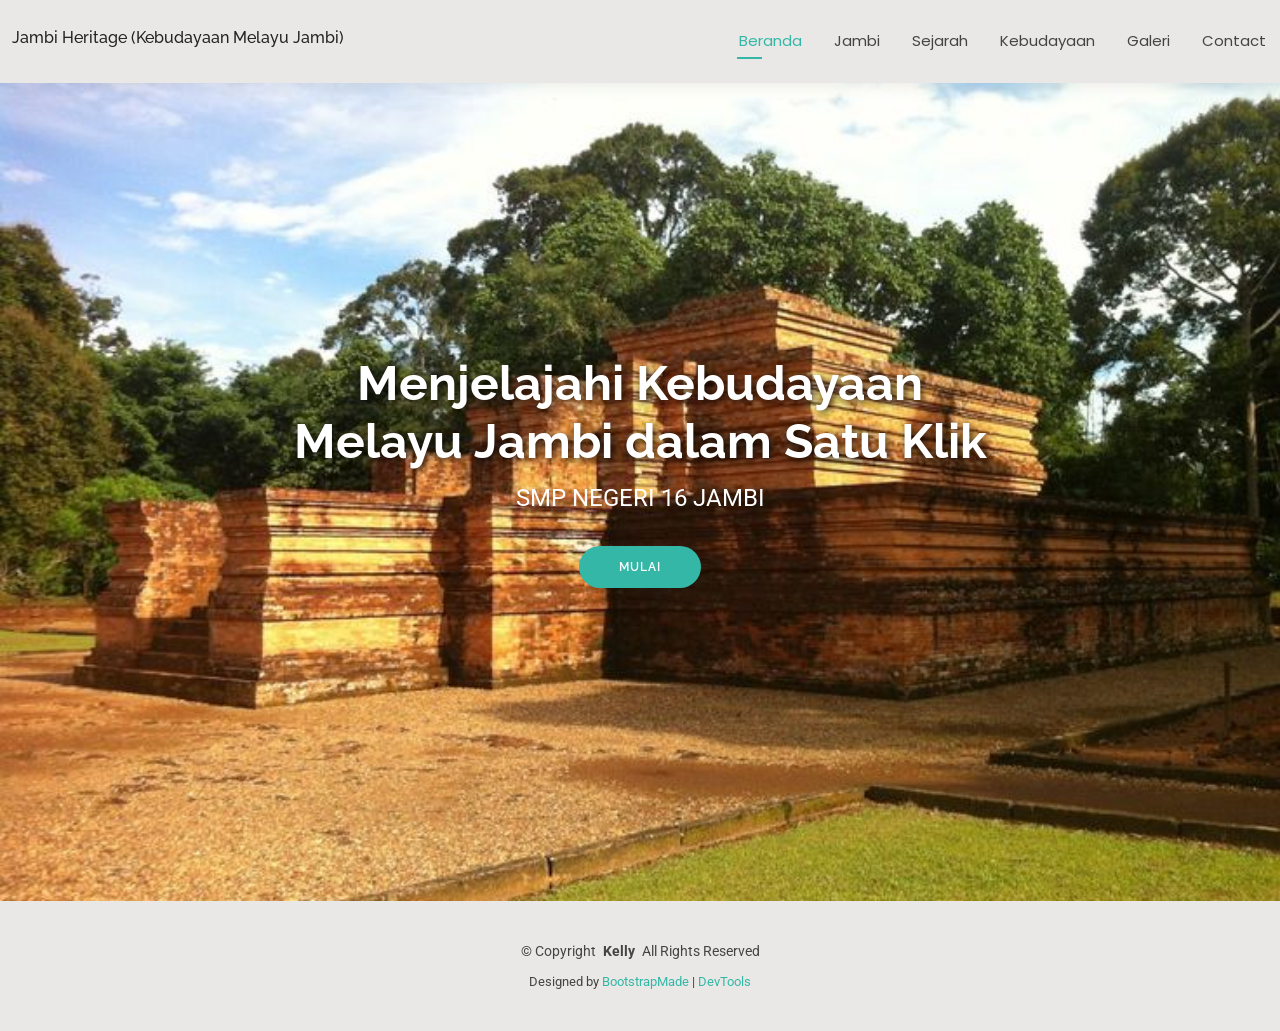
<file: index.html>
<!DOCTYPE html>
<html lang="en">

<head>
  <meta charset="utf-8">
  <meta content="width=device-width, initial-scale=1.0" name="viewport">
  <title>Index - Jambi Heritage</title>
  <meta name="description" content="">
  <meta name="keywords" content="">

  <!-- Favicons -->
  <link href="assets/img/favicon.png" rel="icon">
  <link href="assets/img/apple-touch-icon.png" rel="apple-touch-icon">

  <!-- Fonts -->
  <link href="https://fonts.googleapis.com" rel="preconnect">
  <link href="https://fonts.gstatic.com" rel="preconnect" crossorigin>
  <link href="https://fonts.googleapis.com/css2?family=Roboto:ital,wght@0,100;0,300;0,400;0,500;0,700;0,900;1,100;1,300;1,400;1,500;1,700;1,900&family=Poppins:ital,wght@0,100;0,200;0,300;0,400;0,500;0,600;0,700;0,800;0,900;1,100;1,200;1,300;1,400;1,500;1,600;1,700;1,800;1,900&family=Raleway:ital,wght@0,100;0,200;0,300;0,400;0,500;0,600;0,700;0,800;0,900;1,100;1,200;1,300;1,400;1,500;1,600;1,700;1,800;1,900&display=swap" rel="stylesheet">

  <!-- Vendor CSS Files -->
  <link href="assets/vendor/bootstrap/css/bootstrap.min.css" rel="stylesheet">
  <link href="assets/vendor/bootstrap-icons/bootstrap-icons.css" rel="stylesheet">
  <link href="assets/vendor/aos/aos.css" rel="stylesheet">
  <link href="assets/vendor/swiper/swiper-bundle.min.css" rel="stylesheet">
  <link href="assets/vendor/glightbox/css/glightbox.min.css" rel="stylesheet">

  <!-- Main CSS File -->
  <link href="assets/css/main.css" rel="stylesheet">

  <!-- =======================================================
  * Template Name: Kelly
  * Template URL: https://bootstrapmade.com/kelly-free-bootstrap-cv-resume-html-template/
  * Updated: Aug 07 2024 with Bootstrap v5.3.3
  * Author: BootstrapMade.com
  * License: https://bootstrapmade.com/license/
  ======================================================== -->
</head>

<body class="index-page">

  <header id="header" class="header d-flex align-items-center light-background sticky-top">
    <div class="container-fluid position-relative d-flex align-items-center justify-content-between">

      <a href="index.html" class="logo d-flex align-items-center me-auto me-xl-0">
        <!-- Uncomment the line below if you also wish to use an image logo -->
        <!-- <img src="assets/img/logo.png" alt=""> -->
        <h6 class="sitename">Jambi Heritage (Kebudayaan Melayu Jambi)</h6>
      </a>

      <nav id="navmenu" class="navmenu">
        <ul>
          <li><a href="index.html" class="active">Beranda</a></li>
          <li><a href="about.html">Jambi</a></li>
          <li><a href="resume.html">Sejarah</a></li>
          <li><a href="services.html">Kebudayaan</a></li>
          <li><a href="portfolio.html">Galeri</a></li>
         
          <li><a href="contact.html">Contact</a></li>
        </ul>
        <i class="mobile-nav-toggle d-xl-none bi bi-list"></i>
      </nav>

    </div>
  </header>

  <main class="main">

    <!-- Hero Section -->
    <section id="hero" class="hero section">

      <img src="assets/img/berandajambi1.jpg" alt="" data-aos="fade-in">

      <div class="container text-center" data-aos="zoom-out" data-aos-delay="">
        <div class="row justify-content-center">
          <div class="col-lg-8">
           <h2 style="color: white; text-shadow: 2px 2px 8px rgba(0, 0, 0, 0.9); margin-top: -40px;">
  Menjelajahi Kebudayaan Melayu Jambi dalam Satu Klik</h2>
            <p class="text-white">SMP NEGERI 16 JAMBI</p>
            <a href="about.html" class="btn-get-started">Mulai</a>
          </div>
        </div>
      </div>

    </section><!-- /Hero Section -->

  </main>

  <footer id="footer" class="footer light-background">

    <div class="container">
      <div class="copyright text-center ">
        <p>© <span>Copyright</span> <strong class="px-1 sitename">Kelly</strong> <span>All Rights Reserved<br></span></p>
      </div>
     
      <div class="credits">
        <!-- All the links in the footer should remain intact. -->
        <!-- You can delete the links only if you've purchased the pro version. -->
        <!-- Licensing information: https://bootstrapmade.com/license/ -->
        <!-- Purchase the pro version with working PHP/AJAX contact form: [buy-url] -->
        Designed by <a href="https://bootstrapmade.com/">BootstrapMade</a> | <a href="https://bootstrapmade.com/tools/">DevTools</a>
      </div>
    </div>

  </footer>

  <!-- Scroll Top -->
  <a href="#" id="scroll-top" class="scroll-top d-flex align-items-center justify-content-center"><i class="bi bi-arrow-up-short"></i></a>

  <!-- Preloader -->
  <div id="preloader"></div>

  <!-- Vendor JS Files -->
  <script src="assets/vendor/bootstrap/js/bootstrap.bundle.min.js"></script>
  <script src="assets/vendor/php-email-form/validate.js"></script>
  <script src="assets/vendor/aos/aos.js"></script>
  <script src="assets/vendor/waypoints/noframework.waypoints.js"></script>
  <script src="assets/vendor/purecounter/purecounter_vanilla.js"></script>
  <script src="assets/vendor/swiper/swiper-bundle.min.js"></script>
  <script src="assets/vendor/glightbox/js/glightbox.min.js"></script>
  <script src="assets/vendor/imagesloaded/imagesloaded.pkgd.min.js"></script>
  <script src="assets/vendor/isotope-layout/isotope.pkgd.min.js"></script>

  <!-- Main JS File -->
  <script src="assets/js/main.js"></script>

</body>

</html>
</file>
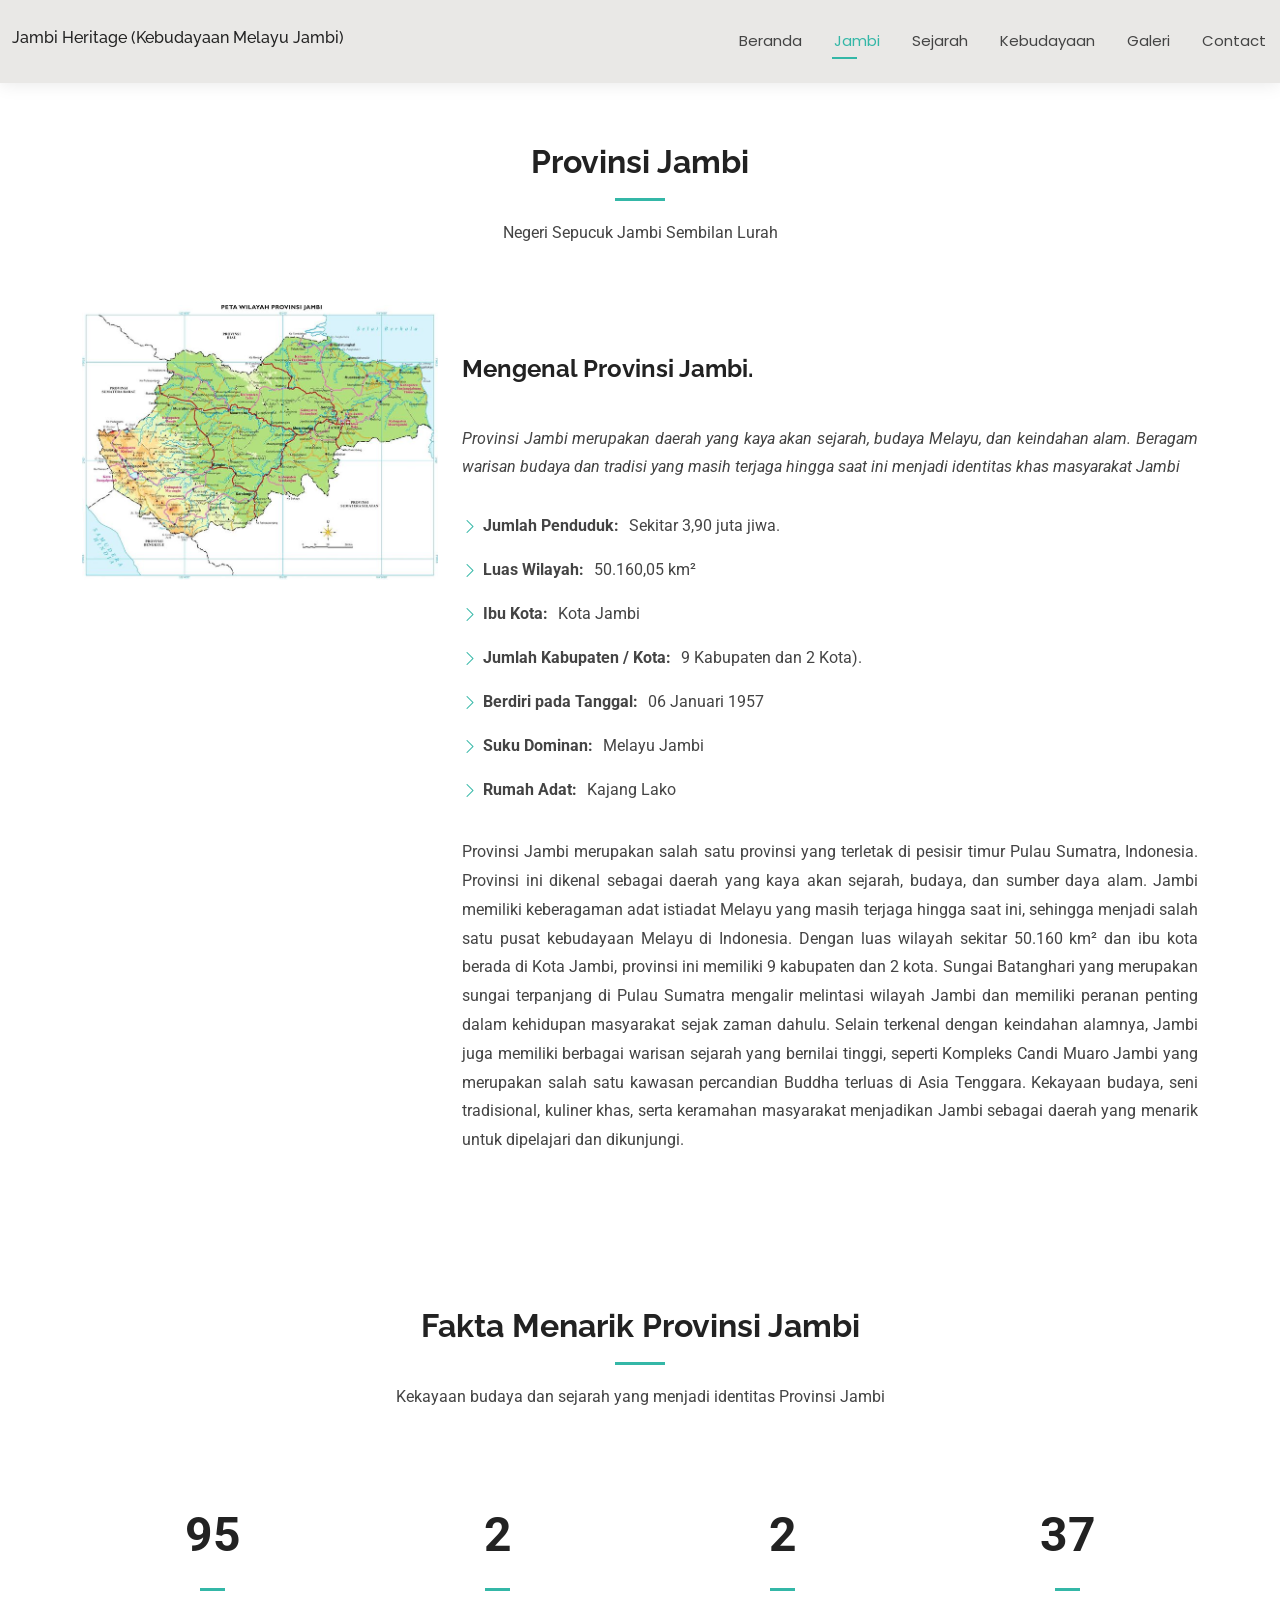
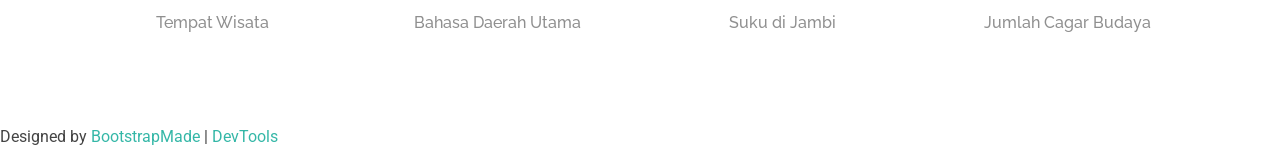
<file: about.html>
<!DOCTYPE html>
<html lang="en">

<head>
  <meta charset="utf-8">
  <meta content="width=device-width, initial-scale=1.0" name="viewport">
  <title>About - Jambi Heritage</title>
  <meta name="description" content="">
  <meta name="keywords" content="">

  <!-- Favicons -->
  <link href="assets/img/favicon.png" rel="icon">
  <link href="assets/img/apple-touch-icon.png" rel="apple-touch-icon">

  <!-- Fonts -->
  <link href="https://fonts.googleapis.com" rel="preconnect">
  <link href="https://fonts.gstatic.com" rel="preconnect" crossorigin>
  <link href="https://fonts.googleapis.com/css2?family=Roboto:ital,wght@0,100;0,300;0,400;0,500;0,700;0,900;1,100;1,300;1,400;1,500;1,700;1,900&family=Poppins:ital,wght@0,100;0,200;0,300;0,400;0,500;0,600;0,700;0,800;0,900;1,100;1,200;1,300;1,400;1,500;1,600;1,700;1,800;1,900&family=Raleway:ital,wght@0,100;0,200;0,300;0,400;0,500;0,600;0,700;0,800;0,900;1,100;1,200;1,300;1,400;1,500;1,600;1,700;1,800;1,900&display=swap" rel="stylesheet">

  <!-- Vendor CSS Files -->
  <link href="assets/vendor/bootstrap/css/bootstrap.min.css" rel="stylesheet">
  <link href="assets/vendor/bootstrap-icons/bootstrap-icons.css" rel="stylesheet">
  <link href="assets/vendor/aos/aos.css" rel="stylesheet">
  <link href="assets/vendor/swiper/swiper-bundle.min.css" rel="stylesheet">
  <link href="assets/vendor/glightbox/css/glightbox.min.css" rel="stylesheet">

  <!-- Main CSS File -->
  <link href="assets/css/main.css" rel="stylesheet">

  <!-- =======================================================
  * Template Name: Kelly
  * Template URL: https://bootstrapmade.com/kelly-free-bootstrap-cv-resume-html-template/
  * Updated: Aug 07 2024 with Bootstrap v5.3.3
  * Author: BootstrapMade.com
  * License: https://bootstrapmade.com/license/
  ======================================================== -->
</head>

<body class="about-page">

  <header id="header" class="header d-flex align-items-center light-background sticky-top">
    <div class="container-fluid position-relative d-flex align-items-center justify-content-between">

      <a href="index.html" class="logo d-flex align-items-center me-auto me-xl-0">
        <!-- Uncomment the line below if you also wish to use an image logo -->
        <!-- <img src="assets/img/logo.png" alt=""> -->
        <h6 class="sitename">Jambi Heritage (Kebudayaan Melayu Jambi)</h6>
      </a>

      <nav id="navmenu" class="navmenu">
        <ul>
          <li><a href="index.html">Beranda</a></li>
          <li><a href="about.html" class="active">Jambi</a></li>
          <li><a href="resume.html">Sejarah</a></li>
          <li><a href="services.html">Kebudayaan</a></li>
          <li><a href="portfolio.html">Galeri</a></li>
        
          <li><a href="contact.html">Contact</a></li>
        </ul>
        <i class="mobile-nav-toggle d-xl-none bi bi-list"></i>
      </nav>

    </div>
  </header>

  <main class="main">

    <!-- About Section -->
    <section id="about" class="about section">

      <!-- Section Title -->
      <div class="container section-title" data-aos="fade-up">
        <h2>Provinsi Jambi</h2>
        <p>Negeri Sepucuk Jambi Sembilan Lurah</p>
      </div><!-- End Section Title -->

      <div class="container" data-aos="fade-up" data-aos-delay="100">

        <div class="row gy-4 justify-content-center">
          <div class="col-lg-4">
            <img src="assets/img/provinsijambi.jpg" class="img-fluid" alt="">
          </div>
          <div class="col-lg-8 content">
            <h2>Mengenal Provinsi Jambi.</h2>
            <p class="fst-italic py-3">
            Provinsi Jambi merupakan daerah yang kaya akan sejarah, budaya Melayu, dan keindahan alam. Beragam warisan budaya dan tradisi yang masih terjaga hingga saat ini menjadi identitas khas masyarakat Jambi
            </p>
            <div class="row">
              <div class="col-lg-8">
                <ul>
                  <li><i class="bi bi-chevron-right"></i> <strong>Jumlah Penduduk:</strong> <span>Sekitar 3,90 juta jiwa.</span></li>
                  <li><i class="bi bi-chevron-right"></i> <strong>Luas Wilayah:</strong> <span>50.160,05 km²</span></li>
                  <li><i class="bi bi-chevron-right"></i> <strong>Ibu Kota:</strong> <span>Kota Jambi</span></li>
                  <li><i class="bi bi-chevron-right"></i> <strong>Jumlah Kabupaten / Kota:</strong> <span>9 Kabupaten dan 2 Kota).</span></li>
                </ul>
              </div>
              <div class="col-lg-6">
                <ul>
                  <li><i class="bi bi-chevron-right"></i> <strong>Berdiri pada Tanggal:</strong> <span>06 Januari 1957</span></li>
                  <li><i class="bi bi-chevron-right"></i> <strong>Suku Dominan:</strong> <span>Melayu Jambi</span></li>
                  <li><i class="bi bi-chevron-right"></i> <strong>Rumah Adat:</strong> <span>Kajang Lako</span></li>
                </ul>
              </div>
            </div>
            <p class="py-3">
              Provinsi Jambi merupakan salah satu provinsi yang terletak di pesisir timur Pulau Sumatra, Indonesia. Provinsi ini dikenal sebagai daerah yang kaya akan sejarah, budaya, dan sumber daya alam. Jambi memiliki keberagaman adat istiadat Melayu yang masih terjaga hingga saat ini, sehingga menjadi salah satu pusat kebudayaan Melayu di Indonesia.

Dengan luas wilayah sekitar 50.160 km² dan ibu kota berada di Kota Jambi, provinsi ini memiliki 9 kabupaten dan 2 kota. Sungai Batanghari yang merupakan sungai terpanjang di Pulau Sumatra mengalir melintasi wilayah Jambi dan memiliki peranan penting dalam kehidupan masyarakat sejak zaman dahulu.

Selain terkenal dengan keindahan alamnya, Jambi juga memiliki berbagai warisan sejarah yang bernilai tinggi, seperti Kompleks Candi Muaro Jambi yang merupakan salah satu kawasan percandian Buddha terluas di Asia Tenggara. Kekayaan budaya, seni tradisional, kuliner khas, serta keramahan masyarakat menjadikan Jambi sebagai daerah yang menarik untuk dipelajari dan dikunjungi.

            </p>
          </div>
        </div>

      </div>

    </section><!-- /About Section -->

    <!-- Stats Section -->
    <section id="stats" class="stats section">

      <!-- Section Title -->
      <div class="container section-title" data-aos="fade-up">
        <h2>Fakta Menarik Provinsi Jambi</h2>
        <p>Kekayaan budaya dan sejarah yang menjadi identitas Provinsi Jambi</p>
      </div><!-- End Section Title -->

      <div class="container" data-aos="fade-up" data-aos-delay="100">

        <div class="row gy-4">

          <div class="col-lg-3 col-md-6">
            <div class="stats-item text-center w-100 h-100">
              <span data-purecounter-start="0" data-purecounter-end="307" data-purecounter-duration="1" class="purecounter"></span>
              <p>Tempat Wisata</p>
            </div>
          </div><!-- End Stats Item -->

          <div class="col-lg-3 col-md-6">
            <div class="stats-item text-center w-100 h-100">
              <span data-purecounter-start="0" data-purecounter-end="7" data-purecounter-duration="1" class="purecounter"></span>
              <p>Bahasa Daerah Utama</p>
            </div>
          </div><!-- End Stats Item -->

          <div class="col-lg-3 col-md-6">
            <div class="stats-item text-center w-100 h-100">
              <span data-purecounter-start="0" data-purecounter-end="7" data-purecounter-duration="1" class="purecounter"></span>
              <p>Suku di Jambi</p>
            </div>
          </div><!-- End Stats Item -->

          <div class="col-lg-3 col-md-6">
            <div class="stats-item text-center w-100 h-100">
              <span data-purecounter-start="0" data-purecounter-end="120" data-purecounter-duration="1" class="purecounter"></span>
              <p>Jumlah Cagar Budaya</p>
            </div>
          </div><!-- End Stats Item -->

      
    </section><!-- /Stats Section -->

  
      
      <div class="credits">
        <!-- All the links in the footer should remain intact. -->
        <!-- You can delete the links only if you've purchased the pro version. -->
        <!-- Licensing information: https://bootstrapmade.com/license/ -->
        <!-- Purchase the pro version with working PHP/AJAX contact form: [buy-url] -->
        Designed by <a href="https://bootstrapmade.com/">BootstrapMade</a> | <a href="https://bootstrapmade.com/tools/">DevTools</a>
      </div>
    </div>

  </footer>

  <!-- Scroll Top -->
  <a href="#" id="scroll-top" class="scroll-top d-flex align-items-center justify-content-center"><i class="bi bi-arrow-up-short"></i></a>

  <!-- Preloader -->
  <div id="preloader"></div>

  <!-- Vendor JS Files -->
  <script src="assets/vendor/bootstrap/js/bootstrap.bundle.min.js"></script>
  <script src="assets/vendor/php-email-form/validate.js"></script>
  <script src="assets/vendor/aos/aos.js"></script>
  <script src="assets/vendor/waypoints/noframework.waypoints.js"></script>
  <script src="assets/vendor/purecounter/purecounter_vanilla.js"></script>
  <script src="assets/vendor/swiper/swiper-bundle.min.js"></script>
  <script src="assets/vendor/glightbox/js/glightbox.min.js"></script>
  <script src="assets/vendor/imagesloaded/imagesloaded.pkgd.min.js"></script>
  <script src="assets/vendor/isotope-layout/isotope.pkgd.min.js"></script>

  <!-- Main JS File -->
  <script src="assets/js/main.js"></script>

</body>

</html>
</file>
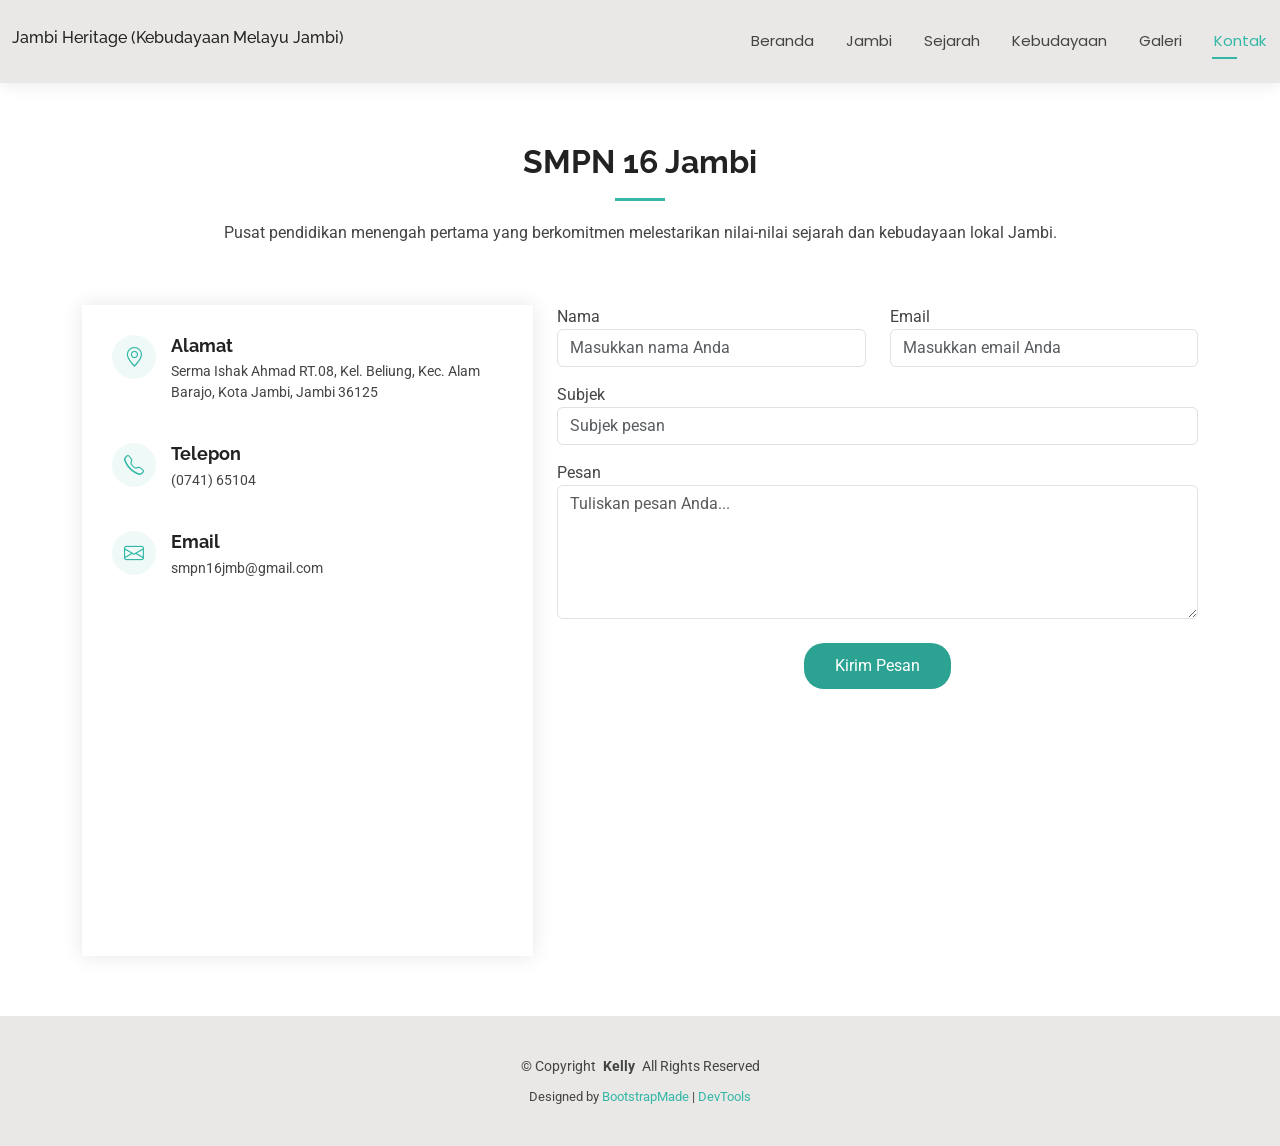
<file: contact.html>
<!DOCTYPE html>
<html lang="en">

<head>
  <meta charset="utf-8">
  <meta content="width=device-width, initial-scale=1.0" name="viewport">
  <title>Contact - Jambi Heritage</title>
  <meta name="description" content="">
  <meta name="keywords" content="">

  <!-- Favicons -->
  <link href="assets/img/favicon.png" rel="icon">
  <link href="assets/img/apple-touch-icon.png" rel="apple-touch-icon">

  <!-- Fonts -->
  <link href="https://fonts.googleapis.com" rel="preconnect">
  <link href="https://fonts.gstatic.com" rel="preconnect" crossorigin>
  <link href="https://fonts.googleapis.com/css2?family=Roboto:ital,wght@0,100;0,300;0,400;0,500;0,700;0,900;1,100;1,300;1,400;1,500;1,700;1,900&family=Poppins:ital,wght@0,100;0,200;0,300;0,400;0,500;0,600;0,700;0,800;0,900;1,100;1,200;1,300;1,400;1,500;1,600;1,700;1,800;1,900&family=Raleway:ital,wght@0,100;0,200;0,300;0,400;0,500;0,600;0,700;0,800;0,900;1,100;1,200;1,300;1,400;1,500;1,600;1,700;1,800;1,900&display=swap" rel="stylesheet">

  <!-- Vendor CSS Files -->
  <link href="assets/vendor/bootstrap/css/bootstrap.min.css" rel="stylesheet">
  <link href="assets/vendor/bootstrap-icons/bootstrap-icons.css" rel="stylesheet">
  <link href="assets/vendor/aos/aos.css" rel="stylesheet">
  <link href="assets/vendor/swiper/swiper-bundle.min.css" rel="stylesheet">
  <link href="assets/vendor/glightbox/css/glightbox.min.css" rel="stylesheet">

  <!-- Main CSS File -->
  <link href="assets/css/main.css" rel="stylesheet">

  <!-- =======================================================
  * Template Name: Kelly
  * Template URL: https://bootstrapmade.com/kelly-free-bootstrap-cv-resume-html-template/
  * Updated: Aug 07 2024 with Bootstrap v5.3.3
  * Author: BootstrapMade.com
  * License: https://bootstrapmade.com/license/
  ======================================================== -->
</head>

<body class="contact-page">

  <header id="header" class="header d-flex align-items-center light-background sticky-top">
    <div class="container-fluid position-relative d-flex align-items-center justify-content-between">

      <a href="index.html" class="logo d-flex align-items-center me-auto me-xl-0">
        <!-- Uncomment the line below if you also wish to use an image logo -->
        <!-- <img src="assets/img/logo.png" alt=""> -->
        <h6 class="sitename">Jambi Heritage (Kebudayaan Melayu Jambi)</h6>
      </a>

      <nav id="navmenu" class="navmenu">
        <ul>
          <li><a href="index.html">Beranda</a></li>
          <li><a href="about.html">Jambi</a></li>
          <li><a href="resume.html">Sejarah</a></li>
          <li><a href="services.html">Kebudayaan</a></li>
          <li><a href="portfolio.html">Galeri</a></li>
          <li><a href="contact.html" class="active">Kontak</a></li>
        </ul>
        <i class="mobile-nav-toggle d-xl-none bi bi-list"></i>
      </nav>


    </div>
  </header>

  <main class="main">

    <!-- Contact Section -->
    <section id="contact" class="contact section">

      <!-- Section Title -->
      <div class="container section-title" data-aos="fade-up">
        <h2>SMPN 16 Jambi</h2>
        <p>Pusat pendidikan menengah pertama yang berkomitmen melestarikan nilai-nilai sejarah dan kebudayaan lokal Jambi.</p>
      </div><!-- End Section Title -->

      <div class="container" data-aos="fade-up" data-aos-delay="100">

        <div class="row gy-4">

          <div class="col-lg-5">

            <div class="info-wrap">
              <div class="info-item d-flex" data-aos="fade-up" data-aos-delay="200">
                <i class="bi bi-geo-alt flex-shrink-0"></i>
                <div>
                  <h3>Alamat</h3>
                  <p>Serma Ishak Ahmad RT.08, Kel. Beliung, Kec. Alam Barajo, Kota Jambi, Jambi 36125</p>
                </div>
              </div><!-- End Info Item -->

              <div class="info-item d-flex" data-aos="fade-up" data-aos-delay="300">
                <i class="bi bi-telephone flex-shrink-0"></i>
                <div>
                  <h3>Telepon</h3>
                  <p>(0741) 65104</p>
                </div>
              </div><!-- End Info Item -->

              <div class="info-item d-flex" data-aos="fade-up" data-aos-delay="400">
                <i class="bi bi-envelope flex-shrink-0"></i>
                <div>
                  <h3>Email</h3>
                  <p>smpn16jmb@gmail.com</p>
                </div>
              </div><!-- End Info Item -->

              <iframe src="https://www.google.com/maps/embed?pb=!1m18!1m12!1m3!1d3988.198132679!2d103.57650507425161!3d-1.632895636101659!2m3!1f0!2f0!3f0!3m2!1i1024!2i768!4f13.1!3m3!1m2!1s0x2e2587dbeb46c4f7%3A0x35c051bb694cbea1!2sJunior%20High%20School%2016%2C%20Jambi!5e0!3m2!1sen!2sid!4v1791386000234!5m2!1sen!2sid" width="400" height="300" style="border:0;" allowfullscreen="" loading="lazy" referrerpolicy="strict-origin-when-cross-origin"></iframe>
            </div>
          </div>

          <div class="col-lg-7">
           <!-- Ganti URL action di bawah dengan URL Formspree milik Anda -->
<form action="https://formspree.io/f/mzedeeyk" method="POST">

  <div class="row">
    <div class="col-md-6 form-group">
      <label for="name">Nama</label>
      <input type="text" name="name" class="form-control" id="name" required placeholder="Masukkan nama Anda">
    </div>
    
    <div class="col-md-6 form-group">
      <label for="email">Email</label>
      <input type="email" class="form-control" name="email" id="email" required placeholder="Masukkan email Anda">
    </div>
  </div>

  <div class="form-group mt-3">
    <label for="subject">Subjek</label>
    <input type="text" class="form-control" name="subject" id="subject" required placeholder="Subjek pesan">
  </div>

  <div class="form-group mt-3">
    <label for="message">Pesan</label>
    <textarea class="form-control" name="message" rows="5" required placeholder="Tuliskan pesan Anda..."></textarea>
  </div>

  <div class="text-center mt-4">
    <button type="submit" class="btn" style="background-color: #2ca293; color: white; border-radius: 20px; padding: 10px 30px;">Kirim Pesan</button>
  </div>
</form>
              </div>
            </form>
          </div><!-- End Contact Form -->

        </div>

      </div>

    </section><!-- /Contact Section -->

  </main>

  <footer id="footer" class="footer light-background">

    <div class="container">
      <div class="copyright text-center ">
        <p>© <span>Copyright</span> <strong class="px-1 sitename">Kelly</strong> <span>All Rights Reserved<br></span></p>
      </div>
    
      </div>
      <div class="credits">
        <!-- All the links in the footer should remain intact. -->
        <!-- You can delete the links only if you've purchased the pro version. -->
        <!-- Licensing information: https://bootstrapmade.com/license/ -->
        <!-- Purchase the pro version with working PHP/AJAX contact form: [buy-url] -->
        Designed by <a href="https://bootstrapmade.com/">BootstrapMade</a> | <a href="https://bootstrapmade.com/tools/">DevTools</a>
      </div>
    </div>

  </footer>

  <!-- Scroll Top -->
  <a href="#" id="scroll-top" class="scroll-top d-flex align-items-center justify-content-center"><i class="bi bi-arrow-up-short"></i></a>

  <!-- Preloader -->
  <div id="preloader"></div>

  <!-- Vendor JS Files -->
  <script src="assets/vendor/bootstrap/js/bootstrap.bundle.min.js"></script>
  <script src="assets/vendor/php-email-form/validate.js"></script>
  <script src="assets/vendor/aos/aos.js"></script>
  <script src="assets/vendor/waypoints/noframework.waypoints.js"></script>
  <script src="assets/vendor/purecounter/purecounter_vanilla.js"></script>
  <script src="assets/vendor/swiper/swiper-bundle.min.js"></script>
  <script src="assets/vendor/glightbox/js/glightbox.min.js"></script>
  <script src="assets/vendor/imagesloaded/imagesloaded.pkgd.min.js"></script>
  <script src="assets/vendor/isotope-layout/isotope.pkgd.min.js"></script>

  <!-- Main JS File -->
  <script src="assets/js/main.js"></script>

</body>

</html>
</file>
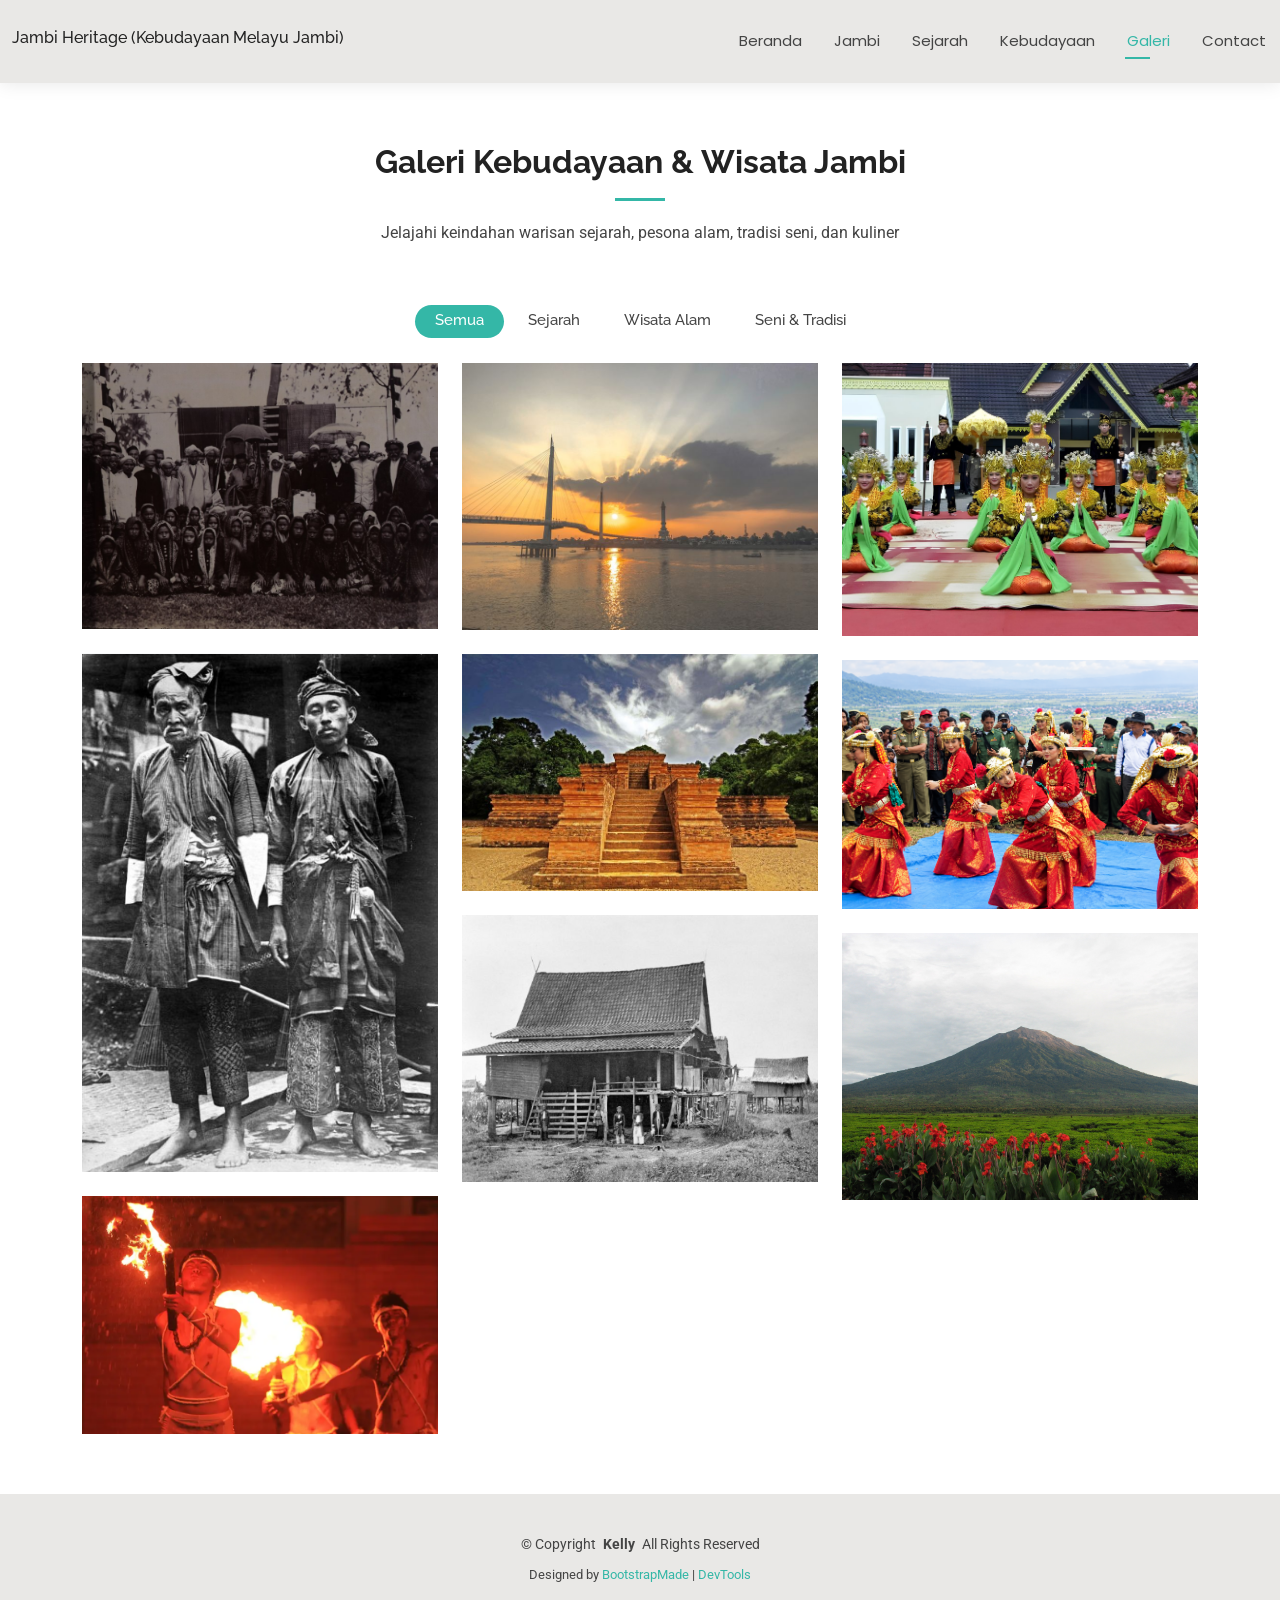
<file: portfolio.html>
<!DOCTYPE html>
<html lang="en">

<head>
  <meta charset="utf-8">
  <meta content="width=device-width, initial-scale=1.0" name="viewport">
  <title>Portfolio - Jambi Heritage</title>
  <meta name="description" content="">
  <meta name="keywords" content="">

  <!-- Favicons -->
  <link href="assets/img/favicon.png" rel="icon">
  <link href="assets/img/apple-touch-icon.png" rel="apple-touch-icon">

  <!-- Fonts -->
  <link href="https://fonts.googleapis.com" rel="preconnect">
  <link href="https://fonts.gstatic.com" rel="preconnect" crossorigin>
  <link href="https://fonts.googleapis.com/css2?family=Roboto:ital,wght@0,100;0,300;0,400;0,500;0,700;0,900;1,100;1,300;1,400;1,500;1,700;1,900&family=Poppins:ital,wght@0,100;0,200;0,300;0,400;0,500;0,600;0,700;0,800;0,900;1,100;1,200;1,300;1,400;1,500;1,600;1,700;1,800;1,900&family=Raleway:ital,wght@0,100;0,200;0,300;0,400;0,500;0,600;0,700;0,800;0,900;1,100;1,200;1,300;1,400;1,500;1,600;1,700;1,800;1,900&display=swap" rel="stylesheet">

  <!-- Vendor CSS Files -->
  <link href="assets/vendor/bootstrap/css/bootstrap.min.css" rel="stylesheet">
  <link href="assets/vendor/bootstrap-icons/bootstrap-icons.css" rel="stylesheet">
  <link href="assets/vendor/aos/aos.css" rel="stylesheet">
  <link href="assets/vendor/swiper/swiper-bundle.min.css" rel="stylesheet">
  <link href="assets/vendor/glightbox/css/glightbox.min.css" rel="stylesheet">

  <!-- Main CSS File -->
  <link href="assets/css/main.css" rel="stylesheet">

  <!-- =======================================================
  * Template Name: Kelly
  * Template URL: https://bootstrapmade.com/kelly-free-bootstrap-cv-resume-html-template/
  * Updated: Aug 07 2024 with Bootstrap v5.3.3
  * Author: BootstrapMade.com
  * License: https://bootstrapmade.com/license/
  ======================================================== -->
</head>

<body class="portfolio-page">

  <header id="header" class="header d-flex align-items-center light-background sticky-top">
    <div class="container-fluid position-relative d-flex align-items-center justify-content-between">

      <a href="index.html" class="logo d-flex align-items-center me-auto me-xl-0">
        <!-- Uncomment the line below if you also wish to use an image logo -->
        <!-- <img src="assets/img/logo.png" alt=""> -->
        <h6 class="sitename">Jambi Heritage (Kebudayaan Melayu Jambi)</h6>
      </a>

      <nav id="navmenu" class="navmenu">
        <ul>
          <li><a href="index.html">Beranda</a></li>
          <li><a href="about.html">Jambi</a></li>
          <li><a href="resume.html">Sejarah</a></li>
          <li><a href="services.html">Kebudayaan</a></li>
          <li><a href="portfolio.html" class="active">Galeri</a></li>
        
          <li><a href="contact.html">Contact</a></li>
        </ul>
        <i class="mobile-nav-toggle d-xl-none bi bi-list"></i>
      </nav>

    </div>
  </header>

  <main class="main">

    <!-- Portfolio Section -->
    <section id="portfolio" class="portfolio section">

      <!-- Section Title -->
      <div class="container section-title" data-aos="fade-up">
        <h2>Galeri Kebudayaan & Wisata Jambi</h2>
        <p>Jelajahi keindahan warisan sejarah, pesona alam, tradisi seni, dan kuliner</p>
      </div><!-- End Section Title -->

      <div class="container">

        <div class="isotope-layout" data-default-filter="*" data-layout="masonry" data-sort="original-order">

          <ul class="portfolio-filters isotope-filters" data-aos="fade-up" data-aos-delay="100">
            <li data-filter="*" class="filter-active">Semua</li>
            <li data-filter=".filter-app">Sejarah</li>
            <li data-filter=".filter-product">Wisata Alam</li>
            <li data-filter=".filter-branding">Seni & Tradisi</li>
          </ul><!-- End Portfolio Filters -->

          <div class="row gy-4 isotope-container" data-aos="fade-up" data-aos-delay="200">

            <div class="col-lg-4 col-md-6 portfolio-item isotope-item filter-app">
              <img src="assets/img/masonry-portfolio/sejarahmelayu2.png" class="img-fluid" alt="">
              <div class="portfolio-info">
                <h4>Sejarah Melayu Jambi</h4>
                <p>Masyarakat Melayu Jambi sekitar tahun (1918-1923)</p>
                <a href="assets/img/masonry-portfolio/sejarahmelayu2.png" title="Masyarakat Melayu Jambi sekitar tahun (1918-1923)" data-gallery="portfolio-gallery-app" class="glightbox preview-link"><i class="bi bi-zoom-in"></i></a>
              </div>
            </div><!-- End Portfolio Item -->

            <div class="col-lg-4 col-md-6 portfolio-item isotope-item filter-product">
              <img src="assets/img/masonry-portfolio/Gentalaarasy.jpg" class="img-fluid" alt="Gentala Arasy">
              <div class="portfolio-info">
                <h4>Gentala Arasy</h4>
                <p>Jembatan Gentala Arasy adalah sebuah jembatan pedestrian untuk pejalan kaki yang melintang di atas Sungai Batanghari, Kota Jambi. Jembatan ini menghubungkan Tepian Tanggo Rajo ke Menara Gentala Arasy, Jambi Seberang</p>
                <a href="assets/img/masonry-portfolio/Gentalaarasy.jpg" title="Nama Gentala Arasy diperoleh dari tiga kata yaitu genta yang berarti suara, tala yang berarti keselarasan, dan arasy yang berarti menggema ke langit. Maka makna dari Gentala Arasy adalah bunyi yang selaras dan menggema ke langit. Bunyi ini berasal dari lonceng menara Gentala Arasy yang mengeluarkan bunyi sebagai pertanda waktu salat fardu bagi umat muslim di Kota Jambi." data-gallery="portfolio-gallery-product" class="glightbox preview-link"><i class="bi bi-zoom-in"></i></a>

              </div>
            </div><!-- End Portfolio Item -->

            <div class="col-lg-4 col-md-6 portfolio-item isotope-item filter-branding">
              <img src="assets/img/masonry-portfolio/sikapursirih.jpg" class="img-fluid" alt="Tari Sekapur Sirih">
              <div class="portfolio-info">
                <h4>Tari Sekapur Sirih</h4>
                <p>Sekapur sirih dalam bahasa Indonesia memiliki arti sebungkus sirih. Dalam budaya Melayu, sirih merupakan simbol penghormatan dan keramahan. Oleh karena itu, tarian ini menjadi representasi dari sambutan hangat masyarakat Jambi kepada tamu. Gerakan-gerakan dalam tarian sekapur sirih mencerminkan sikap hormat dan sopan santun.</p>
                <a href="assets/img/masonry-portfolio/sikapursirih.jpg" title="Penari akan bergerak dengan lembut dan anggun, seolah-olah sedang mempersembahkan sesuatu yang berharga. Para penari biasanya mengenakan pakaian adat Jambi yang berwarna cerah dan penuh hiasan. Tak lupa, kain songket dan aksesori seperti kalung dan gelang juga dikenakannya." data-gallery="portfolio-gallery-branding" class="glightbox preview-link"><i class="bi bi-zoom-in"></i></a>
                
              </div>
            </div><!-- End Portfolio Item -->

            <div class="col-lg-4 col-md-6 portfolio-item isotope-item filter-app">
              <img src="assets/img/masonry-portfolio/sejarahmelayu1.png" class="img-fluid" alt="">
              <div class="portfolio-info">
                <h4>Sejarah Melayu Jambi</h4>
                <p>Dua orang kepala suku Jambi di Sarolangun mengenakan pakaian adat Jambi, pada masa kolonialisme Hindia Belanda s. 1914</p>
                <a href="assets/img/masonry-portfolio/sejarahmelayu1.png" title="Orang Melayu Jambi atau Suku Melayu Jambi merupakan sebuah subetnik suku Melayu yang berasal dari provinsi Jambi. Mereka mendiami wilayah kota Jambi, kabupaten Muaro Jambi, Tanjung Jabung, Batanghari, Bungo-Tebo dan sebagian Sarko." data-gallery="portfolio-gallery-app" class="glightbox preview-link"><i class="bi bi-zoom-in"></i></a>
                
              </div>
            </div><!-- End Portfolio Item -->

            <div class="col-lg-4 col-md-6 portfolio-item isotope-item filter-product">
              <img src="assets/img/masonry-portfolio/berandajambi.jpg" class="img-fluid" alt="">
              <div class="portfolio-info">
                <h4>Candi Muaro Jambi</h4>
                <p>Candi Muaro Jambi adalah sebuah kompleks percandian agama Hindu-Buddha terluas di Asia Tenggara, dengan luas 3981 hektar. yang kemungkinan besar merupakan peninggalan Kerajaan Sriwijaya dan Kerajaan Melayu.</p>
                <a href="assets/img/masonry-portfolio/berandajambi.jpg" title="Kompleks percandian Muaro Jambi pertama kali dilaporkan pada tahun 1824 oleh seorang letnan Inggris, S.C. Crooke yang melakukan pemetaan daerah aliran sungai untuk kepentingan militer. Baru tahun 1975, pemerintah Indonesia mulai melakukan pemugaran yang serius yang dipimpin R. Soekmono." data-gallery="portfolio-gallery-product" class="glightbox preview-link"><i class="bi bi-zoom-in"></i></a>
                
              </div>
            </div><!-- End Portfolio Item -->

            <div class="col-lg-4 col-md-6 portfolio-item isotope-item filter-branding">
              <img src="assets/img/masonry-portfolio/tarirangguk.png" class="img-fluid" alt="">
              <div class="portfolio-info">
                <h4>Tari Rangguk</h4>
                <p>Salah satu tarian tradisional yang sangat populer di Provinsi Jambi, khususnya di daerah Kerinci adalah tari rangguk. Tari Rangguk dipercaya berasal dari zaman dahulu kala, ketika masyarakat Jambi masih hidup sangat dekat dengan alam.</p>
                <a href="assets/img/masonry-portfolio/tarirangguk.png" title="Awalnya digunakan sebagai media dakwah untuk menyebarkan agama Islam, tetapi seiring berjalannya waktu, tari rangguk juga berfungsi sebagai hiburan dan ungkapan rasa syukur atas hasil panen.
Hal itu tercermin dari gerakan dan lirik dalam tari rangguk yang seringkali mengandung pesan-pesan moral dan ajaran agama Islam. Salah satu ciri khas Tari Rangguk adalah penggunaan pantun. Pantun yang dibawakan oleh penari berisi pesan-pesan moral, ajaran agama, atau cerita tentang kehidupan sehari-hari." data-gallery="portfolio-gallery-branding" class="glightbox preview-link"><i class="bi bi-zoom-in"></i></a>
              </div>
            </div><!-- End Portfolio Item -->

            <div class="col-lg-4 col-md-6 portfolio-item isotope-item filter-app">
              <img src="assets/img/masonry-portfolio/sejarahmelayu3.png" class="img-fluid" alt="">
              <div class="portfolio-info">
                <h4>Sejarah Melayu Jambi</h4>
                <p>Kediaman Sultan Jambi di Dusun Tengah (sekarang Desa Rambutan Masam, Muara Tembesi) sekitar tahun (1877-1879)</p>
                <a href="assets/img/masonry-portfolio/sejarahmelayu3.png" title="Kehidupan orang Melayu Jambi sekarang masih dapat dilihat dari pengelompokan suku atau kalbu, yaitu pengelompokan sosial yang erat hubungannya dengan Kesultanan Jambi dulu. Jumlah kalbu yang masih tersisa ada dua belas, yaitu Jebus, Pemayung, Maro Sebo, Awin, Petajin, Suku Tujuh Koto, Mentong, Panagan, Serdadu, Kebalen, Aur Hitam dan Pinokowan Tengah." data-gallery="portfolio-gallery-app" class="glightbox preview-link"><i class="bi bi-zoom-in"></i></a>
              </div>
            </div><!-- End Portfolio Item -->

            <div class="col-lg-4 col-md-6 portfolio-item isotope-item filter-product">
              <img src="assets/img/masonry-portfolio/gunungkerinci2.jpg" class="img-fluid" alt="">
              <div class="portfolio-info">
                <h4>Gunung Kerinci</h4>
                <p>Gunung Kerinci (juga dieja dengan "Kerintji") adalah gunung tertinggi di pulau Sumatra dan gunung berapi tertinggi di Indonesia juga Asia Tenggara. Gunung Kerinci terletak di perbatasan Kabupaten Kerinci, Jambi dan Kabupaten Solok Selatan, Sumatera Barat, di Pegunungan Bukit Barisan dengan ketinggian 3.805 mdpl.</p>
                <a href="assets/img/masonry-portfolio/gunungkerinci2.jpg" title="Gunung Kerinci merupakan gunung berapi bertipe stratovolkano yang masih aktif hingga saat ini. Pada puncak Gunung Kerinci, dapat melihat di kejauhan membentang pemandangan indah Kota Jambi, Kota Padang, dan Kota Bengkulu, bahkan Samudra Hindia yang luas dapat terlihat dengan jelas. Gunung Kerinci memiliki kawah seluas 400 x 120 meter dan berisi air yang berwarna hijau. Di sebelah timur terdapat Rawa Bento, rawa berair jernih tertinggi di Sumatra. Di belakangnya terdapat Gunung Tujuh dengan kawah yang hampir tak tersentuh." data-gallery="portfolio-gallery-product" class="glightbox preview-link"><i class="bi bi-zoom-in"></i></a>
                
              </div>
            </div><!-- End Portfolio Item -->

            <div class="col-lg-4 col-md-6 portfolio-item isotope-item filter-branding">
              <img src="assets/img/masonry-portfolio/taritradisional3.png" class="img-fluid" alt="">
              <div class="portfolio-info">
                <h4>Tari Kubu</h4>
                <p>Tari Kubu adalah salah satu tarian tradisional yang berasal dari suku Kubu, sebuah suku yang mendiami kawasan perbatasan antara Provinsi Jambi dan Sumatera Selatan. Tarian ini memiliki makna yang sangat dalam dan erat kaitannya dengan kehidupan sehari-hari serta kepercayaan suku Kubu.</p>
                <a href="assets/img/masonry-portfolio/taritradisional3.png" title="Terinspirasi dari upacara pengobatan tradisional yang dilakukan oleh suku Kubu, mereka percaya bahwa penyakit yang diderita oleh anggota suku mereka disebabkan oleh gangguan roh jahat. Melalui tarian ini, mereka berusaha untuk mengusir roh jahat tersebut dan mengembalikan kesehatan orang yang sakit.
Tarian Kubu sendiri dilakukan secara bersama-sama oleh seluruh anggota suku yang menunjukkan pentingnya gotong royong dan kebersamaan dalam kehidupan suku Kubu. Penari biasanya membentuk formasi melingkar dengan satu orang di tengah yang melambangkan orang sakit." data-gallery="portfolio-gallery-branding" class="glightbox preview-link"><i class="bi bi-zoom-in"></i></a>
                
              </div>
            </div><!-- End Portfolio Item -->

          </div><!-- End Portfolio Container -->

        </div>

      </div>

    </section><!-- /Portfolio Section -->

  </main>

  <footer id="footer" class="footer light-background">

    <div class="container">
      <div class="copyright text-center ">
        <p>© <span>Copyright</span> <strong class="px-1 sitename">Kelly</strong> <span>All Rights Reserved<br></span></p>
      </div>
      <div class="credits">
        <!-- All the links in the footer should remain intact. -->
        <!-- You can delete the links only if you've purchased the pro version. -->
        <!-- Licensing information: https://bootstrapmade.com/license/ -->
        <!-- Purchase the pro version with working PHP/AJAX contact form: [buy-url] -->
        Designed by <a href="https://bootstrapmade.com/">BootstrapMade</a> | <a href="https://bootstrapmade.com/tools/">DevTools</a>
      </div>
    </div>

  </footer>

  <!-- Scroll Top -->
  <a href="#" id="scroll-top" class="scroll-top d-flex align-items-center justify-content-center"><i class="bi bi-arrow-up-short"></i></a>

  <!-- Preloader -->
  <div id="preloader"></div>

  <!-- Vendor JS Files -->
  <script src="assets/vendor/bootstrap/js/bootstrap.bundle.min.js"></script>
  <script src="assets/vendor/php-email-form/validate.js"></script>
  <script src="assets/vendor/aos/aos.js"></script>
  <script src="assets/vendor/waypoints/noframework.waypoints.js"></script>
  <script src="assets/vendor/purecounter/purecounter_vanilla.js"></script>
  <script src="assets/vendor/swiper/swiper-bundle.min.js"></script>
  <script src="assets/vendor/glightbox/js/glightbox.min.js"></script>
  <script src="assets/vendor/imagesloaded/imagesloaded.pkgd.min.js"></script>
  <script src="assets/vendor/isotope-layout/isotope.pkgd.min.js"></script>

  <!-- Main JS File -->
  <script src="assets/js/main.js"></script>

</body>

</html>
</file>
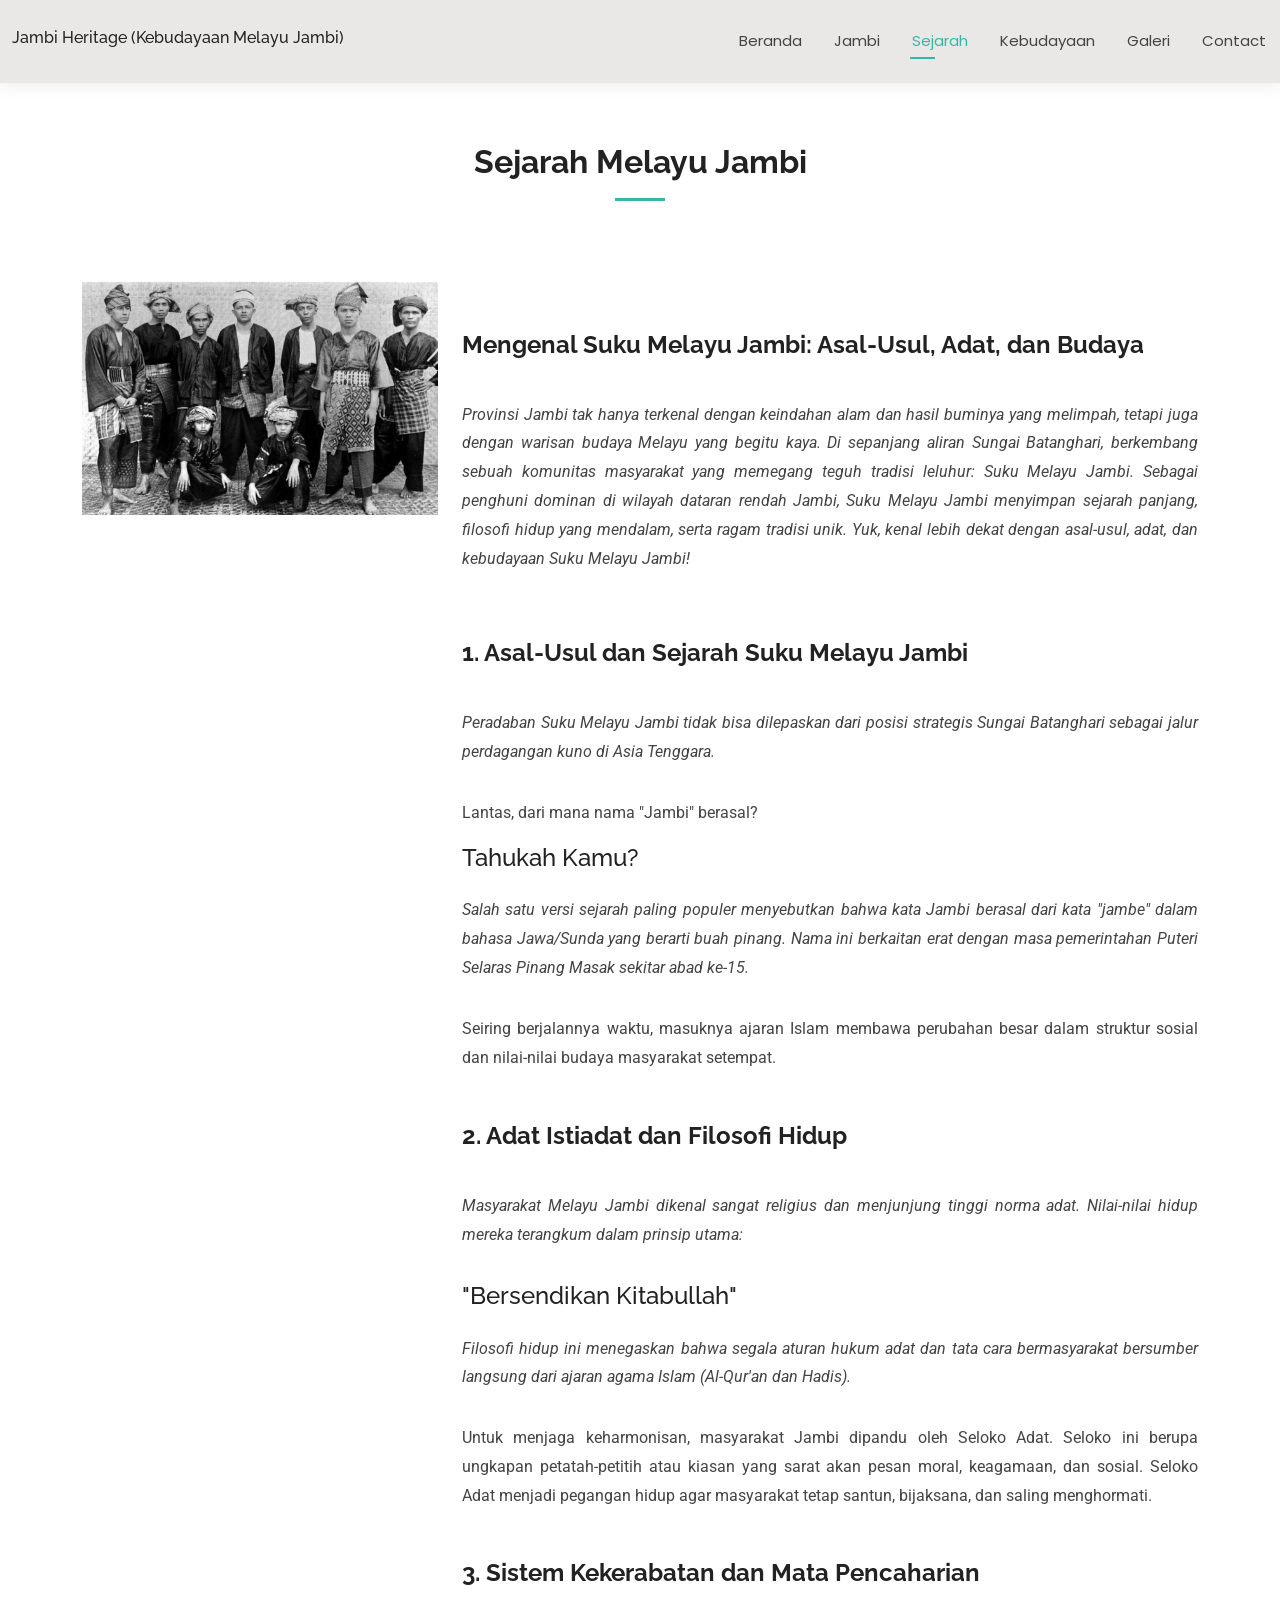
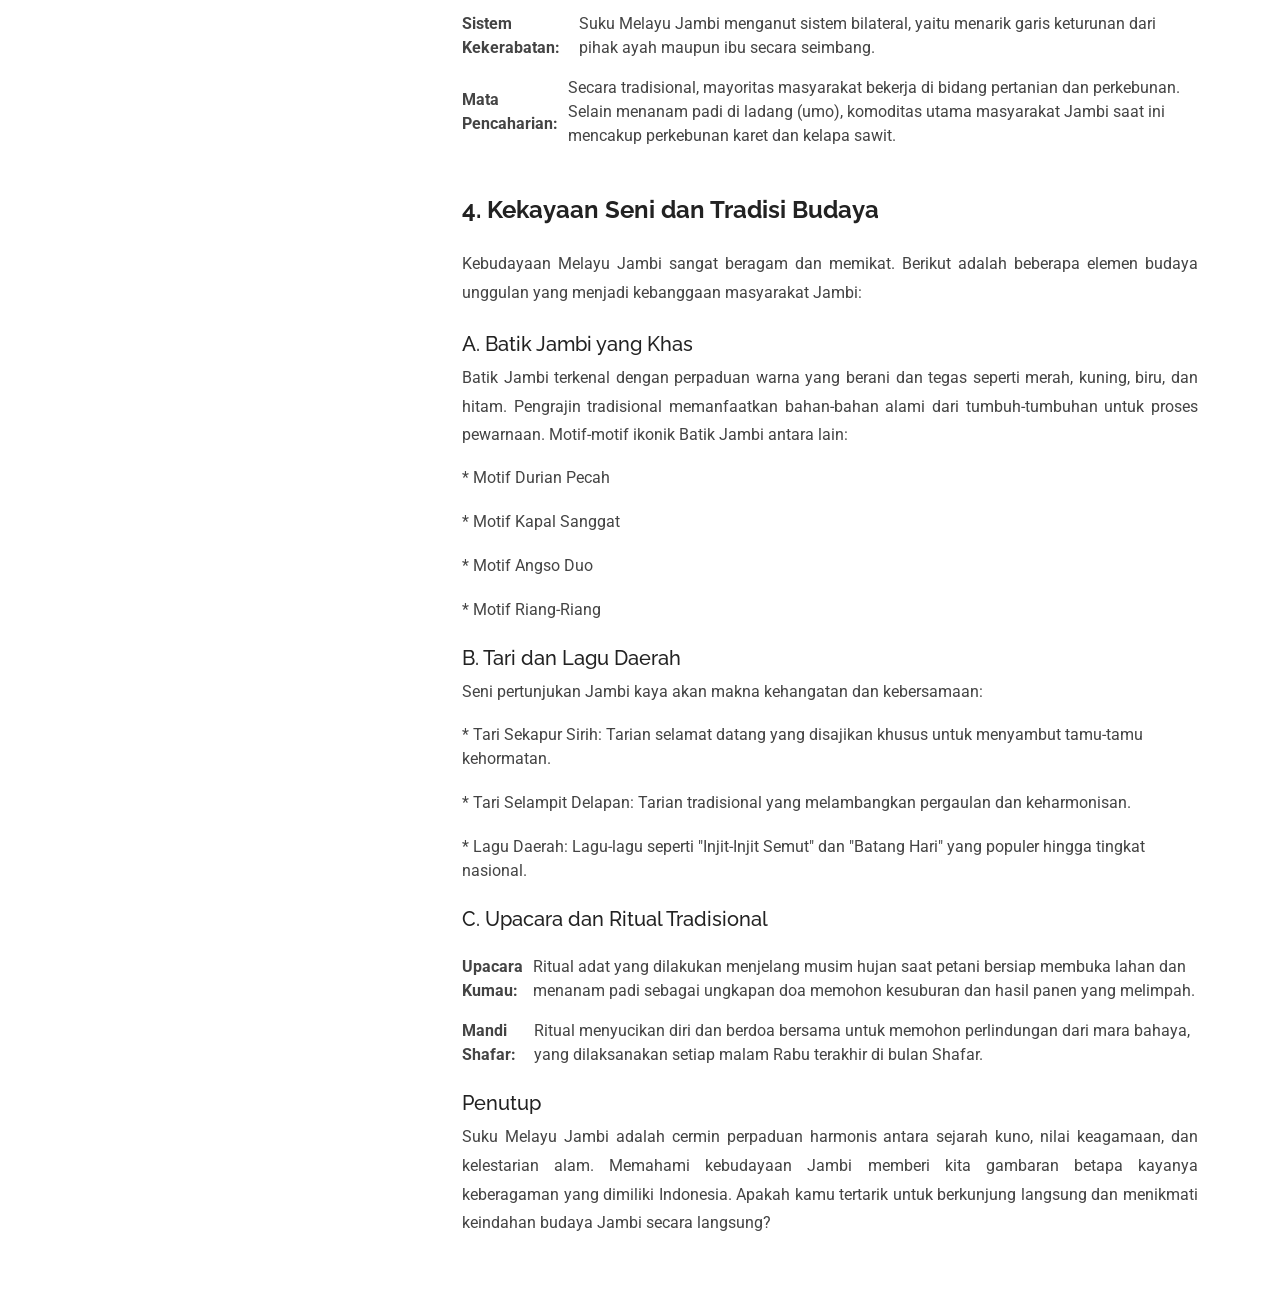
<file: resume.html>
<!DOCTYPE html>
<html lang="en">

<head>
  <meta charset="utf-8">
  <meta content="width=device-width, initial-scale=1.0" name="viewport">
  <title>Resume - Jambi Heritage</title>
  <meta name="description" content="">
  <meta name="keywords" content="">

  <!-- Favicons -->
  <link href="assets/img/favicon.png" rel="icon">
  <link href="assets/img/apple-touch-icon.png" rel="apple-touch-icon">

  <!-- Fonts -->
  <link href="https://fonts.googleapis.com" rel="preconnect">
  <link href="https://fonts.gstatic.com" rel="preconnect" crossorigin>
  <link href="https://fonts.googleapis.com/css2?family=Roboto:ital,wght@0,100;0,300;0,400;0,500;0,700;0,900;1,100;1,300;1,400;1,500;1,700;1,900&family=Poppins:ital,wght@0,100;0,200;0,300;0,400;0,500;0,600;0,700;0,800;0,900;1,100;1,200;1,300;1,400;1,500;1,600;1,700;1,800;1,900&family=Raleway:ital,wght@0,100;0,200;0,300;0,400;0,500;0,600;0,700;0,800;0,900;1,100;1,200;1,300;1,400;1,500;1,600;1,700;1,800;1,900&display=swap" rel="stylesheet">

  <!-- Vendor CSS Files -->
  <link href="assets/vendor/bootstrap/css/bootstrap.min.css" rel="stylesheet">
  <link href="assets/vendor/bootstrap-icons/bootstrap-icons.css" rel="stylesheet">
  <link href="assets/vendor/aos/aos.css" rel="stylesheet">
  <link href="assets/vendor/swiper/swiper-bundle.min.css" rel="stylesheet">
  <link href="assets/vendor/glightbox/css/glightbox.min.css" rel="stylesheet">

  <!-- Main CSS File -->
  <link href="assets/css/main.css" rel="stylesheet">

  <!-- =======================================================
  * Template Name: Kelly
  * Template URL: https://bootstrapmade.com/kelly-free-bootstrap-cv-resume-html-template/
  * Updated: Aug 07 2024 with Bootstrap v5.3.3
  * Author: BootstrapMade.com
  * License: https://bootstrapmade.com/license/
  ======================================================== -->
</head>

<body class="resume-page">

  <header id="header" class="header d-flex align-items-center light-background sticky-top">
    <div class="container-fluid position-relative d-flex align-items-center justify-content-between">

      <a href="index.html" class="logo d-flex align-items-center me-auto me-xl-0">
        <!-- Uncomment the line below if you also wish to use an image logo -->
        <!-- <img src="assets/img/logo.png" alt=""> -->
        <h6 class="sitename">Jambi Heritage (Kebudayaan Melayu Jambi)</h6>
      </a>

      <nav id="navmenu" class="navmenu">
        <ul>
          <li><a href="index.html">Beranda</a></li>
          <li><a href="about.html">Jambi</a></li>
          <li><a href="resume.html" class="active">Sejarah</a></li>
          <li><a href="services.html">Kebudayaan</a></li>
          <li><a href="portfolio.html">Galeri</a></li>
         
          <li><a href="contact.html">Contact</a></li>
        </ul>
        <i class="mobile-nav-toggle d-xl-none bi bi-list"></i>
      </nav>

    </div>
  </header>

  <main class="main">
<!-- About Section -->
    <section id="about" class="about section">

      <!-- Resume Title -->
      <div class="container section-title" data-aos="fade-up">
        <h2>Sejarah Melayu Jambi</h2>
      </div><!-- End Section Title -->

      <div class="container" data-aos="fade-up" data-aos-delay="100">

        <div class="row gy-4 justify-content-center">
          <div class="col-lg-4">
            <img src="assets/img/melayujambi.png" class="img-fluid" alt="">
          </div>
          <div class="col-lg-8 content">
            <h2>Mengenal Suku Melayu Jambi: Asal-Usul, Adat, dan Budaya</h2>
           <p class="fst-italic py-3" style="text-align: justify;">
          Provinsi Jambi tak hanya terkenal dengan keindahan alam dan hasil buminya yang melimpah, tetapi juga dengan warisan budaya Melayu yang begitu kaya. Di sepanjang aliran Sungai Batanghari, berkembang sebuah komunitas masyarakat yang memegang teguh tradisi leluhur: Suku Melayu Jambi.

Sebagai penghuni dominan di wilayah dataran rendah Jambi, Suku Melayu Jambi menyimpan sejarah panjang, filosofi hidup yang mendalam, serta ragam tradisi unik. Yuk, kenal lebih dekat dengan asal-usul, adat, dan kebudayaan Suku Melayu Jambi!
            </p>
           <div class="col-lg-15 content"> 
           <h2>1. Asal-Usul dan Sejarah Suku Melayu Jambi</h2>
           <p class="fst-italic py-3" style="text-align: justify;">
  Peradaban Suku Melayu Jambi tidak bisa dilepaskan dari posisi strategis Sungai Batanghari sebagai jalur perdagangan kuno di Asia Tenggara.
</p>
<p>
  Lantas, dari mana nama "Jambi" berasal?
</p>
<blockquote class="info-box">
  <h4>Tahukah Kamu?</h4>

  <p class="fst-italic py-3" style="text-align: justify;">
    <em>
      Salah satu versi sejarah paling populer menyebutkan bahwa kata Jambi berasal dari kata "jambe" dalam bahasa Jawa/Sunda yang berarti buah pinang.
      Nama ini berkaitan erat dengan masa pemerintahan Puteri Selaras Pinang Masak sekitar abad ke-15.
    </em>
  </p>
</blockquote>
<p>
  Seiring berjalannya waktu, masuknya ajaran Islam membawa perubahan besar dalam struktur sosial dan nilai-nilai budaya masyarakat setempat.
</p>

      </div>
       <div class="col-lg-15 content"> 
           <h2>2. Adat Istiadat dan Filosofi Hidup</h2>
           <p class="fst-italic py-3" style="text-align: justify;">
  Masyarakat Melayu Jambi dikenal sangat religius dan menjunjung tinggi norma adat. Nilai-nilai hidup mereka terangkum dalam prinsip utama:
</p>

<blockquote class="info-box">
  <h4>"Bersendikan Kitabullah"</h4>

  <p class="fst-italic py-3" style="text-align: justify;">
    <em>
     Filosofi hidup ini menegaskan bahwa segala aturan hukum adat dan tata cara bermasyarakat bersumber langsung dari ajaran agama Islam (Al-Qur'an dan Hadis).
    </em>
  </p>
</blockquote>
<p>
  Untuk menjaga keharmonisan, masyarakat Jambi dipandu oleh Seloko Adat. Seloko ini berupa ungkapan petatah-petitih atau kiasan yang sarat akan pesan moral, keagamaan, dan sosial. Seloko Adat menjadi pegangan hidup agar masyarakat tetap santun, bijaksana, dan saling menghormati.
      </div>
      <h2 class="mt-5">3. Sistem Kekerabatan dan Mata Pencaharian</h2>

<ul class="mt-4">
    <li class="mb-3">
        <strong>Sistem Kekerabatan:</strong>
        Suku Melayu Jambi menganut sistem bilateral, yaitu menarik garis keturunan dari pihak ayah maupun ibu secara seimbang.
    </li>

    <li class="mb-3">
        <strong>Mata Pencaharian:</strong>
        Secara tradisional, mayoritas masyarakat bekerja di bidang pertanian dan perkebunan. Selain menanam padi di ladang (umo), komoditas utama masyarakat Jambi saat ini mencakup perkebunan karet dan kelapa sawit.
    </li>
</ul>
<h2 class="mt-5">4. Kekayaan Seni dan Tradisi Budaya</h2>

<p style="text-align: justify;">
    Kebudayaan Melayu Jambi sangat beragam dan memikat. Berikut adalah beberapa elemen budaya unggulan yang menjadi kebanggaan masyarakat Jambi:
</p>

<h5 class="mt-4">A. Batik Jambi yang Khas</h5>

<p style="text-align: justify;">
    Batik Jambi terkenal dengan perpaduan warna yang berani dan tegas seperti merah, kuning, biru, dan hitam. Pengrajin tradisional memanfaatkan bahan-bahan alami dari tumbuh-tumbuhan untuk proses pewarnaan. Motif-motif ikonik Batik Jambi antara lain:
</p>

<ul>
    <li>* Motif Durian Pecah</li>
    <li>* Motif Kapal Sanggat</li>
    <li>* Motif Angso Duo</li>
    <li>* Motif Riang-Riang</li>
</ul>
<h5 class="mt-4">B. Tari dan Lagu Daerah</h5>

<p style="text-align: justify;">
    Seni pertunjukan Jambi kaya akan makna kehangatan dan kebersamaan:

<ul>
    <li>* Tari Sekapur Sirih: Tarian selamat datang yang disajikan khusus untuk menyambut tamu-tamu kehormatan.</li>
    <li>* Tari Selampit Delapan: Tarian tradisional yang melambangkan pergaulan dan keharmonisan.</li>
    <li>* Lagu Daerah: Lagu-lagu seperti "Injit-Injit Semut" dan "Batang Hari" yang populer hingga tingkat nasional.</li>
</ul>
<h5 class="mt-4">C. Upacara dan Ritual Tradisional</h5>

<ul class="mt-4">
    <li class="mb-3">
        <strong>Upacara Kumau:</strong>
       Ritual adat yang dilakukan menjelang musim hujan saat petani bersiap membuka lahan dan menanam padi sebagai ungkapan doa memohon kesuburan dan hasil panen yang melimpah.
    </li>
    <li class="mb-3">
        <strong>Mandi Shafar:</strong>
        Ritual menyucikan diri dan berdoa bersama untuk memohon perlindungan dari mara bahaya, yang dilaksanakan setiap malam Rabu terakhir di bulan Shafar.
    </li>
</ul>
  <h5 class="mt-4">Penutup</h5>

<p style="text-align: justify;">
    Suku Melayu Jambi adalah cermin perpaduan harmonis antara sejarah kuno, nilai keagamaan, dan kelestarian alam. Memahami kebudayaan Jambi memberi kita gambaran betapa kayanya keberagaman yang dimiliki Indonesia.
Apakah kamu tertarik untuk berkunjung langsung dan menikmati keindahan budaya Jambi secara langsung?
  
      <div class="credits">
        <!-- All the links in the footer should remain intact. -->
        <!-- You can delete the links only if you've purchased the pro version. -->
        <!-- Licensing information: https://bootstrapmade.com/license/ -->
        <!-- Purchase the pro version with working PHP/AJAX contact form: [buy-url] -->
    </div>

  </footer>

  <!-- Scroll Top -->
  <a href="#" id="scroll-top" class="scroll-top d-flex align-items-center justify-content-center"><i class="bi bi-arrow-up-short"></i></a>

  <!-- Preloader -->
  <div id="preloader"></div>

  <!-- Vendor JS Files -->
  <script src="assets/vendor/bootstrap/js/bootstrap.bundle.min.js"></script>
  <script src="assets/vendor/php-email-form/validate.js"></script>
  <script src="assets/vendor/aos/aos.js"></script>
  <script src="assets/vendor/waypoints/noframework.waypoints.js"></script>
  <script src="assets/vendor/purecounter/purecounter_vanilla.js"></script>
  <script src="assets/vendor/swiper/swiper-bundle.min.js"></script>
  <script src="assets/vendor/glightbox/js/glightbox.min.js"></script>
  <script src="assets/vendor/imagesloaded/imagesloaded.pkgd.min.js"></script>
  <script src="assets/vendor/isotope-layout/isotope.pkgd.min.js"></script>

  <!-- Main JS File -->
  <script src="assets/js/main.js"></script>

</body>

</html>
</file>
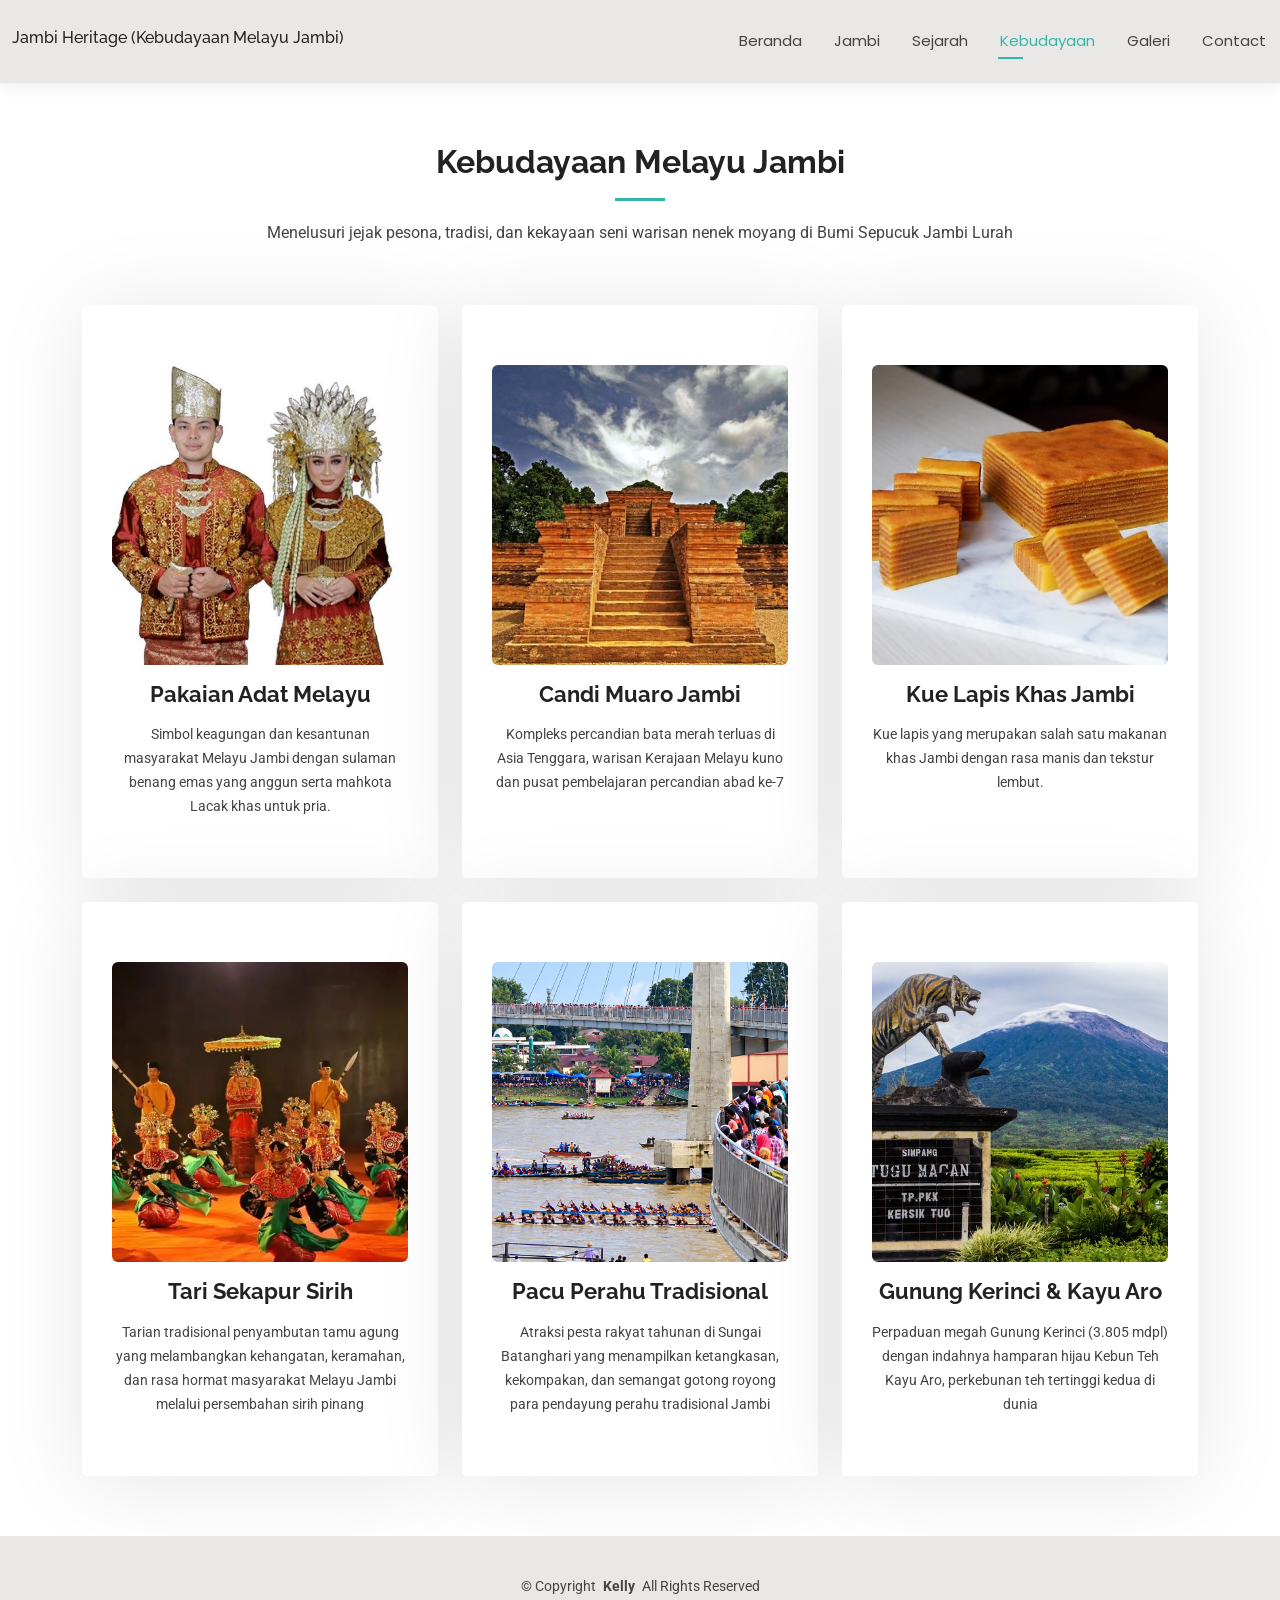
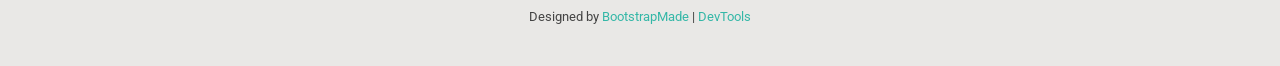
<file: services.html>
<!DOCTYPE html>
<html lang="en">

<head>
  <meta charset="utf-8">
  <meta content="width=device-width, initial-scale=1.0" name="viewport">
  <title>Services - Jambi Heritage</title>
  <meta name="description" content="">
  <meta name="keywords" content="">

  <!-- Favicons -->
  <link href="assets/img/favicon.png" rel="icon">
  <link href="assets/img/apple-touch-icon.png" rel="apple-touch-icon">

  <!-- Fonts -->
  <link href="https://fonts.googleapis.com" rel="preconnect">
  <link href="https://fonts.gstatic.com" rel="preconnect" crossorigin>
  <link href="https://fonts.googleapis.com/css2?family=Roboto:ital,wght@0,100;0,300;0,400;0,500;0,700;0,900;1,100;1,300;1,400;1,500;1,700;1,900&family=Poppins:ital,wght@0,100;0,200;0,300;0,400;0,500;0,600;0,700;0,800;0,900;1,100;1,200;1,300;1,400;1,500;1,600;1,700;1,800;1,900&family=Raleway:ital,wght@0,100;0,200;0,300;0,400;0,500;0,600;0,700;0,800;0,900;1,100;1,200;1,300;1,400;1,500;1,600;1,700;1,800;1,900&display=swap" rel="stylesheet">

  <!-- Vendor CSS Files -->
  <link href="assets/vendor/bootstrap/css/bootstrap.min.css" rel="stylesheet">
  <link href="assets/vendor/bootstrap-icons/bootstrap-icons.css" rel="stylesheet">
  <link href="assets/vendor/aos/aos.css" rel="stylesheet">
  <link href="assets/vendor/swiper/swiper-bundle.min.css" rel="stylesheet">
  <link href="assets/vendor/glightbox/css/glightbox.min.css" rel="stylesheet">

  <!-- Main CSS File -->
  <link href="assets/css/main.css" rel="stylesheet">

  <!-- =======================================================
  * Template Name: Kelly
  * Template URL: https://bootstrapmade.com/kelly-free-bootstrap-cv-resume-html-template/
  * Updated: Aug 07 2024 with Bootstrap v5.3.3
  * Author: BootstrapMade.com
  * License: https://bootstrapmade.com/license/
  ======================================================== -->
</head>

<body class="services-page">

  <header id="header" class="header d-flex align-items-center light-background sticky-top">
    <div class="container-fluid position-relative d-flex align-items-center justify-content-between">

      <a href="index.html" class="logo d-flex align-items-center me-auto me-xl-0">
        <!-- Uncomment the line below if you also wish to use an image logo -->
        <!-- <img src="assets/img/logo.png" alt=""> -->
        <h6 class="sitename">Jambi Heritage (Kebudayaan Melayu Jambi)</h6>
      </a>

      <nav id="navmenu" class="navmenu">
        <ul>
          <li><a href="index.html">Beranda</a></li>
          <li><a href="about.html">Jambi</a></li>
          <li><a href="resume.html">Sejarah</a></li>
          <li><a href="services.html" class="active">Kebudayaan</a></li>
          <li><a href="portfolio.html">Galeri</a></li>
          <li><a href="contact.html">Contact</a></li>
        </ul>
        <i class="mobile-nav-toggle d-xl-none bi bi-list"></i>
      </nav>

    </div>
  </header>

  <main class="main">

    <!-- Services Section -->
    <section id="services" class="services section">

      <!-- Section Title -->
      <div class="container section-title" data-aos="fade-up">
        <h2>Kebudayaan Melayu Jambi</h2>
        <p>Menelusuri jejak pesona, tradisi, dan kekayaan seni warisan nenek moyang di Bumi Sepucuk Jambi Lurah</p>
      </div><!-- End Section Title -->

      <div class="container">

        <div class="row gy-4">

          <div class="col-lg-4 col-md-6" data-aos="fade-up" data-aos-delay="100">
  <div class="service-item item-cyan position-relative">
    
    <!-- BAGIAN YANG DIUBAH -->
    <div class="card-img mb-3">
      <img src="assets/img/bajuadat.jpg" class="img-fluid rounded" alt="Pakaian Adat Melayu Jambi" style="width: 100%; height: 300px; object-fit: cover;">
    </div>
    <!-- AKHIR BAGIAN YANG DIUBAH -->

    <a href="#" class="stretched-link">
      <h3>Pakaian Adat Melayu</h3>
    </a>
    <p>Simbol keagungan dan kesantunan masyarakat Melayu Jambi dengan sulaman benang emas yang anggun serta mahkota Lacak khas untuk pria.</p>
  </div>
</div><!-- End Service Item -->

          <div class="col-lg-4 col-md-6" data-aos="fade-up" data-aos-delay="200">
            <div class="service-item item-orange position-relative">
               <!-- BAGIAN YANG DIUBAH -->
    <div class="card-img mb-3">
      <img src="assets/img/berandajambi.jpg" class="img-fluid rounded" alt="Pakaian Adat Melayu Jambi" style="width: 100%; height: 300px; object-fit: cover;">
    </div>
    <!-- AKHIR BAGIAN YANG DIUBAH -->

    <a href="#" class="stretched-link">
      <h3>Candi Muaro Jambi</h3>
    </a>
    <p>Kompleks percandian bata merah terluas di Asia Tenggara, warisan Kerajaan Melayu kuno dan pusat pembelajaran percandian abad ke-7</p>
  </div>
</div><!-- End Service Item -->

          <div class="col-lg-4 col-md-6" data-aos="fade-up" data-aos-delay="300">
            <div class="service-item item-teal position-relative">
              <!-- BAGIAN YANG DIUBAH -->
    <div class="card-img mb-3">
      <img src="assets/img/makananjambi.jpg" class="img-fluid rounded" alt="Pakaian Adat Melayu Jambi" style="width: 100%; height: 300px; object-fit: cover;">
    </div>
    <!-- AKHIR BAGIAN YANG DIUBAH -->

    <a href="#" class="stretched-link">
      <h3>Kue Lapis Khas Jambi</h3>
    </a>
    <p>Kue lapis yang merupakan salah satu makanan khas Jambi dengan rasa manis dan tekstur lembut.</p>
  </div>
</div><!-- End Service Item -->

          <div class="col-lg-4 col-md-6" data-aos="fade-up" data-aos-delay="400">
            <div class="service-item item-red position-relative">
                <!-- BAGIAN YANG DIUBAH -->
    <div class="card-img mb-3">
      <img src="assets/img/taritradisional1.png" class="img-fluid rounded" alt="Pakaian Adat Melayu Jambi" style="width: 100%; height: 300px; object-fit: cover;">
    </div>
    <!-- AKHIR BAGIAN YANG DIUBAH -->

    <a href="#" class="stretched-link">
      <h3>Tari Sekapur Sirih</h3>
    </a>
    <p>Tarian tradisional penyambutan tamu agung yang melambangkan kehangatan, keramahan, dan rasa hormat masyarakat Melayu Jambi melalui persembahan sirih pinang</p>
  </div>
</div><!-- End Service Item -->

          <div class="col-lg-4 col-md-6" data-aos="fade-up" data-aos-delay="500">
            <div class="service-item item-indigo position-relative">
              <!-- BAGIAN YANG DIUBAH -->
    <div class="card-img mb-3">
      <img src="assets/img/pacuperahu.png" class="img-fluid rounded" alt="Pakaian Adat Melayu Jambi" style="width: 100%; height: 300px; object-fit: cover;">
    </div>
    <!-- AKHIR BAGIAN YANG DIUBAH -->

    <a href="#" class="stretched-link">
      <h3>Pacu Perahu Tradisional</h3>
    </a>
    <p>Atraksi pesta rakyat tahunan di Sungai Batanghari yang menampilkan ketangkasan, kekompakan, dan semangat gotong royong para pendayung perahu tradisional Jambi</p>
  </div>
</div><!-- End Service Item -->

          <div class="col-lg-4 col-md-6" data-aos="fade-up" data-aos-delay="600">
            <div class="service-item item-pink position-relative">
              <!-- BAGIAN YANG DIUBAH -->
    <div class="card-img mb-3">
      <img src="assets/img/gunungkerinci.jpg" class="img-fluid rounded" alt="Pakaian Adat Melayu Jambi" style="width: 100%; height: 300px; object-fit: cover;">
    </div>
    <!-- AKHIR BAGIAN YANG DIUBAH -->

    <a href="#" class="stretched-link">
      <h3>Gunung Kerinci & Kayu Aro</h3>
    </a>
    <p>Perpaduan megah Gunung Kerinci (3.805 mdpl) dengan indahnya hamparan hijau Kebun Teh Kayu Aro, perkebunan teh tertinggi kedua di dunia</p>
  </div>
</div><!-- End Service Item -->

        </div>

      </div>

    </section><!-- /Services Section -->

  </main>

  <footer id="footer" class="footer light-background">

    <div class="container">
      <div class="copyright text-center ">
        <p>© <span>Copyright</span> <strong class="px-1 sitename">Kelly</strong> <span>All Rights Reserved<br></span></p>
      </div>
     
      <div class="credits">
        <!-- All the links in the footer should remain intact. -->
        <!-- You can delete the links only if you've purchased the pro version. -->
        <!-- Licensing information: https://bootstrapmade.com/license/ -->
        <!-- Purchase the pro version with working PHP/AJAX contact form: [buy-url] -->
        Designed by <a href="https://bootstrapmade.com/">BootstrapMade</a> | <a href="https://bootstrapmade.com/tools/">DevTools</a>
      </div>
    </div>

  </footer>

  <!-- Scroll Top -->
  <a href="#" id="scroll-top" class="scroll-top d-flex align-items-center justify-content-center"><i class="bi bi-arrow-up-short"></i></a>

  <!-- Preloader -->
  <div id="preloader"></div>

  <!-- Vendor JS Files -->
  <script src="assets/vendor/bootstrap/js/bootstrap.bundle.min.js"></script>
  <script src="assets/vendor/php-email-form/validate.js"></script>
  <script src="assets/vendor/aos/aos.js"></script>
  <script src="assets/vendor/waypoints/noframework.waypoints.js"></script>
  <script src="assets/vendor/purecounter/purecounter_vanilla.js"></script>
  <script src="assets/vendor/swiper/swiper-bundle.min.js"></script>
  <script src="assets/vendor/glightbox/js/glightbox.min.js"></script>
  <script src="assets/vendor/imagesloaded/imagesloaded.pkgd.min.js"></script>
  <script src="assets/vendor/isotope-layout/isotope.pkgd.min.js"></script>

  <!-- Main JS File -->
  <script src="assets/js/main.js"></script>

</body>

</html>
</file>
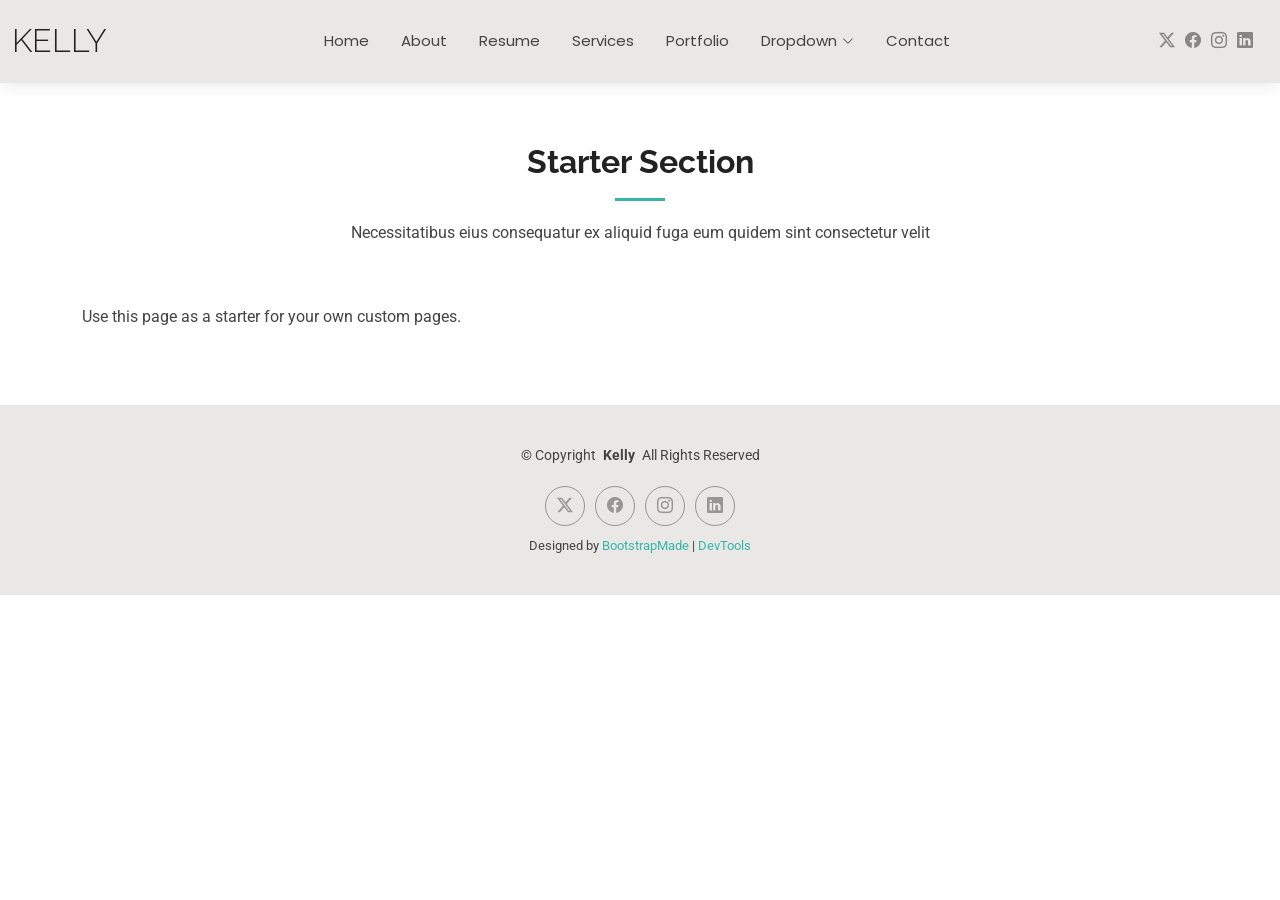
<file: starter-page.html>
<!DOCTYPE html>
<html lang="en">

<head>
  <meta charset="utf-8">
  <meta content="width=device-width, initial-scale=1.0" name="viewport">
  <title>Starter Page - Kelly Bootstrap Template</title>
  <meta name="description" content="">
  <meta name="keywords" content="">

  <!-- Favicons -->
  <link href="assets/img/favicon.png" rel="icon">
  <link href="assets/img/apple-touch-icon.png" rel="apple-touch-icon">

  <!-- Fonts -->
  <link href="https://fonts.googleapis.com" rel="preconnect">
  <link href="https://fonts.gstatic.com" rel="preconnect" crossorigin>
  <link href="https://fonts.googleapis.com/css2?family=Roboto:ital,wght@0,100;0,300;0,400;0,500;0,700;0,900;1,100;1,300;1,400;1,500;1,700;1,900&family=Poppins:ital,wght@0,100;0,200;0,300;0,400;0,500;0,600;0,700;0,800;0,900;1,100;1,200;1,300;1,400;1,500;1,600;1,700;1,800;1,900&family=Raleway:ital,wght@0,100;0,200;0,300;0,400;0,500;0,600;0,700;0,800;0,900;1,100;1,200;1,300;1,400;1,500;1,600;1,700;1,800;1,900&display=swap" rel="stylesheet">

  <!-- Vendor CSS Files -->
  <link href="assets/vendor/bootstrap/css/bootstrap.min.css" rel="stylesheet">
  <link href="assets/vendor/bootstrap-icons/bootstrap-icons.css" rel="stylesheet">
  <link href="assets/vendor/aos/aos.css" rel="stylesheet">
  <link href="assets/vendor/swiper/swiper-bundle.min.css" rel="stylesheet">
  <link href="assets/vendor/glightbox/css/glightbox.min.css" rel="stylesheet">

  <!-- Main CSS File -->
  <link href="assets/css/main.css" rel="stylesheet">

  <!-- =======================================================
  * Template Name: Kelly
  * Template URL: https://bootstrapmade.com/kelly-free-bootstrap-cv-resume-html-template/
  * Updated: Aug 07 2024 with Bootstrap v5.3.3
  * Author: BootstrapMade.com
  * License: https://bootstrapmade.com/license/
  ======================================================== -->
</head>

<body class="starter-page-page">

  <header id="header" class="header d-flex align-items-center light-background sticky-top">
    <div class="container-fluid position-relative d-flex align-items-center justify-content-between">

      <a href="index.html" class="logo d-flex align-items-center me-auto me-xl-0">
        <!-- Uncomment the line below if you also wish to use an image logo -->
        <!-- <img src="assets/img/logo.png" alt=""> -->
        <h1 class="sitename">Kelly</h1>
      </a>

      <nav id="navmenu" class="navmenu">
        <ul>
          <li><a href="index.html">Home</a></li>
          <li><a href="about.html">About</a></li>
          <li><a href="resume.html">Resume</a></li>
          <li><a href="services.html">Services</a></li>
          <li><a href="portfolio.html">Portfolio</a></li>
          <li class="dropdown"><a href="#"><span>Dropdown</span> <i class="bi bi-chevron-down toggle-dropdown"></i></a>
            <ul>
              <li><a href="#">Dropdown 1</a></li>
              <li class="dropdown"><a href="#"><span>Deep Dropdown</span> <i class="bi bi-chevron-down toggle-dropdown"></i></a>
                <ul>
                  <li><a href="#">Deep Dropdown 1</a></li>
                  <li><a href="#">Deep Dropdown 2</a></li>
                  <li><a href="#">Deep Dropdown 3</a></li>
                  <li><a href="#">Deep Dropdown 4</a></li>
                  <li><a href="#">Deep Dropdown 5</a></li>
                </ul>
              </li>
              <li><a href="#">Dropdown 2</a></li>
              <li><a href="#">Dropdown 3</a></li>
              <li><a href="#">Dropdown 4</a></li>
            </ul>
          </li>
          <li><a href="contact.html">Contact</a></li>
        </ul>
        <i class="mobile-nav-toggle d-xl-none bi bi-list"></i>
      </nav>

      <div class="header-social-links">
        <a href="#" class="twitter"><i class="bi bi-twitter-x"></i></a>
        <a href="#" class="facebook"><i class="bi bi-facebook"></i></a>
        <a href="#" class="instagram"><i class="bi bi-instagram"></i></a>
        <a href="#" class="linkedin"><i class="bi bi-linkedin"></i></a>
      </div>

    </div>
  </header>

  <main class="main">

    <!-- Starter Section Section -->
    <section id="starter-section" class="starter-section section">

      <!-- Section Title -->
      <div class="container section-title" data-aos="fade-up">
        <h2>Starter Section</h2>
        <p>Necessitatibus eius consequatur ex aliquid fuga eum quidem sint consectetur velit</p>
      </div><!-- End Section Title -->

      <div class="container" data-aos="fade-up">
        <p>Use this page as a starter for your own custom pages.</p>
      </div>

    </section><!-- /Starter Section Section -->

  </main>

  <footer id="footer" class="footer light-background">

    <div class="container">
      <div class="copyright text-center ">
        <p>© <span>Copyright</span> <strong class="px-1 sitename">Kelly</strong> <span>All Rights Reserved<br></span></p>
      </div>
      <div class="social-links d-flex justify-content-center">
        <a href=""><i class="bi bi-twitter-x"></i></a>
        <a href=""><i class="bi bi-facebook"></i></a>
        <a href=""><i class="bi bi-instagram"></i></a>
        <a href=""><i class="bi bi-linkedin"></i></a>
      </div>
      <div class="credits">
        <!-- All the links in the footer should remain intact. -->
        <!-- You can delete the links only if you've purchased the pro version. -->
        <!-- Licensing information: https://bootstrapmade.com/license/ -->
        <!-- Purchase the pro version with working PHP/AJAX contact form: [buy-url] -->
        Designed by <a href="https://bootstrapmade.com/">BootstrapMade</a> | <a href="https://bootstrapmade.com/tools/">DevTools</a>
      </div>
    </div>

  </footer>

  <!-- Scroll Top -->
  <a href="#" id="scroll-top" class="scroll-top d-flex align-items-center justify-content-center"><i class="bi bi-arrow-up-short"></i></a>

  <!-- Preloader -->
  <div id="preloader"></div>

  <!-- Vendor JS Files -->
  <script src="assets/vendor/bootstrap/js/bootstrap.bundle.min.js"></script>
  <script src="assets/vendor/php-email-form/validate.js"></script>
  <script src="assets/vendor/aos/aos.js"></script>
  <script src="assets/vendor/waypoints/noframework.waypoints.js"></script>
  <script src="assets/vendor/purecounter/purecounter_vanilla.js"></script>
  <script src="assets/vendor/swiper/swiper-bundle.min.js"></script>
  <script src="assets/vendor/glightbox/js/glightbox.min.js"></script>
  <script src="assets/vendor/imagesloaded/imagesloaded.pkgd.min.js"></script>
  <script src="assets/vendor/isotope-layout/isotope.pkgd.min.js"></script>

  <!-- Main JS File -->
  <script src="assets/js/main.js"></script>

</body>

</html>
</file>
<file: assets/css/main.css>
/**
* Template Name: Kelly
* Template URL: https://bootstrapmade.com/kelly-free-bootstrap-cv-resume-html-template/
* Updated: Aug 07 2024 with Bootstrap v5.3.3
* Author: BootstrapMade.com
* License: https://bootstrapmade.com/license/
*/

/*--------------------------------------------------------------
# Font & Color Variables
# Help: https://bootstrapmade.com/color-system/
--------------------------------------------------------------*/
/* Fonts */
:root {
  --default-font: "Roboto",  system-ui, -apple-system, "Segoe UI", Roboto, "Helvetica Neue", Arial, "Noto Sans", "Liberation Sans", sans-serif, "Apple Color Emoji", "Segoe UI Emoji", "Segoe UI Symbol", "Noto Color Emoji";
  --heading-font: "Raleway",  sans-serif;
  --nav-font: "Poppins",  sans-serif;
}

/* Global Colors - The following color variables are used throughout the website. Updating them here will change the color scheme of the entire website */
:root { 
  --background-color: #ffffff; /* Background color for the entire website, including individual sections */
  --default-color: #444444; /* Default color used for the majority of the text content across the entire website */
  --heading-color: #222222; /* Color for headings, subheadings and title throughout the website */
  --accent-color: #34b7a7; /* Accent color that represents your brand on the website. It's used for buttons, links, and other elements that need to stand out */
  --surface-color: #ffffff; /* The surface color is used as a background of boxed elements within sections, such as cards, icon boxes, or other elements that require a visual separation from the global background. */
  --contrast-color: #ffffff; /* Contrast color for text, ensuring readability against backgrounds of accent, heading, or default colors. */
}

/* Nav Menu Colors - The following color variables are used specifically for the navigation menu. They are separate from the global colors to allow for more customization options */
:root {
  --nav-color: #444444;  /* The default color of the main navmenu links */
  --nav-hover-color: #34b7a7; /* Applied to main navmenu links when they are hovered over or active */
  --nav-mobile-background-color: #ffffff; /* Used as the background color for mobile navigation menu */
  --nav-dropdown-background-color: #ffffff; /* Used as the background color for dropdown items that appear when hovering over primary navigation items */
  --nav-dropdown-color: #444444; /* Used for navigation links of the dropdown items in the navigation menu. */
  --nav-dropdown-hover-color: #34b7a7; /* Similar to --nav-hover-color, this color is applied to dropdown navigation links when they are hovered over. */
}

/* Color Presets - These classes override global colors when applied to any section or element, providing reuse of the sam color scheme. */

.light-background {
  --background-color: #e9e8e6;
  --surface-color: #ffffff;
}

.dark-background {
  --background-color: #060606;
  --default-color: #ffffff;
  --heading-color: #ffffff;
  --surface-color: #252525;
  --contrast-color: #ffffff;
}

/* Smooth scroll */
:root {
  scroll-behavior: smooth;
}

/*--------------------------------------------------------------
# General Styling & Shared Classes
--------------------------------------------------------------*/
body {
  color: var(--default-color);
  background-color: var(--background-color);
  font-family: var(--default-font);
}

a {
  color: var(--accent-color);
  text-decoration: none;
  transition: 0.3s;
}

a:hover {
  color: color-mix(in srgb, var(--accent-color), transparent 25%);
  text-decoration: none;
}

h1,
h2,
h3,
h4,
h5,
h6 {
  color: var(--heading-color);
  font-family: var(--heading-font);
}

/* PHP Email Form Messages
------------------------------*/
.php-email-form .error-message {
  display: none;
  background: #df1529;
  color: #ffffff;
  text-align: left;
  padding: 15px;
  margin-bottom: 24px;
  font-weight: 600;
}

.php-email-form .sent-message {
  display: none;
  color: #ffffff;
  background: #059652;
  text-align: center;
  padding: 15px;
  margin-bottom: 24px;
  font-weight: 600;
}

.php-email-form .loading {
  display: none;
  background: var(--surface-color);
  text-align: center;
  padding: 15px;
  margin-bottom: 24px;
}

.php-email-form .loading:before {
  content: "";
  display: inline-block;
  border-radius: 50%;
  width: 24px;
  height: 24px;
  margin: 0 10px -6px 0;
  border: 3px solid var(--accent-color);
  border-top-color: var(--surface-color);
  animation: php-email-form-loading 1s linear infinite;
}

@keyframes php-email-form-loading {
  0% {
    transform: rotate(0deg);
  }

  100% {
    transform: rotate(360deg);
  }
}

/*--------------------------------------------------------------
# Global Header
--------------------------------------------------------------*/
.header {
  color: var(--default-color);
  background-color: var(--background-color);
  padding: 15px 0;
  transition: all 0.5s;
  z-index: 997;
  box-shadow: 0px 0 18px rgba(0, 0, 0, 0.1);
}

.header .logo {
  line-height: 1;
}

.header .logo img {
  max-height: 36px;
  margin-right: 8px;
}

.header .logo h1 {
  font-size: 32px;
  margin: 0;
  font-weight: 300;
  text-transform: uppercase;
  color: var(--heading-color);
}

.header .header-social-links {
  padding-right: 15px;
}

.header .header-social-links a {
  color: color-mix(in srgb, var(--default-color), transparent 40%);
  padding-left: 6px;
  display: inline-block;
  transition: 0.3s;
  font-size: 16px;
}

.header .header-social-links a:hover {
  color: var(--accent-color);
}

.header .header-social-links a i {
  line-height: 0px;
}

@media (max-width: 1200px) {
  .header .logo {
    order: 1;
  }

  .header .header-social-links {
    order: 2;
  }

  .header .navmenu {
    order: 3;
  }
}

/*--------------------------------------------------------------
# Navigation Menu
--------------------------------------------------------------*/
/* Desktop Navigation */
@media (min-width: 1200px) {
  .navmenu {
    padding: 0;
  }

  .navmenu ul {
    margin: 0;
    padding: 0;
    display: flex;
    list-style: none;
    align-items: center;
  }

  .navmenu li {
    position: relative;
  }

  .navmenu>ul>li {
    white-space: nowrap;
    padding: 15px 14px;
  }

  .navmenu>ul>li:last-child {
    padding-right: 0;
  }

  .navmenu a,
  .navmenu a:focus {
    color: var(--nav-color);
    font-size: 15px;
    padding: 0 2px;
    font-family: var(--nav-font);
    font-weight: 400;
    display: flex;
    align-items: center;
    justify-content: space-between;
    white-space: nowrap;
    transition: 0.3s;
    position: relative;
  }

  .navmenu a i,
  .navmenu a:focus i {
    font-size: 12px;
    line-height: 0;
    margin-left: 5px;
    transition: 0.3s;
  }

  .navmenu>ul>li>a:before {
    content: "";
    position: absolute;
    height: 2px;
    bottom: -6px;
    left: 0;
    background-color: var(--nav-hover-color);
    visibility: hidden;
    width: 0px;
    transition: all 0.3s ease-in-out 0s;
  }

  .navmenu a:hover:before,
  .navmenu li:hover>a:before,
  .navmenu .active:before {
    visibility: visible;
    width: 25px;
  }

  .navmenu li:hover>a,
  .navmenu .active,
  .navmenu .active:focus {
    color: var(--nav-hover-color);
  }

  .navmenu .dropdown ul {
    margin: 0;
    padding: 10px 0;
    background: var(--nav-dropdown-background-color);
    display: block;
    position: absolute;
    visibility: hidden;
    left: 14px;
    top: 130%;
    opacity: 0;
    transition: 0.3s;
    border-radius: 4px;
    z-index: 99;
    box-shadow: 0px 0px 30px rgba(0, 0, 0, 0.1);
  }

  .navmenu .dropdown ul li {
    min-width: 200px;
  }

  .navmenu .dropdown ul a {
    padding: 10px 20px;
    font-size: 15px;
    text-transform: none;
    color: var(--nav-dropdown-color);
  }

  .navmenu .dropdown ul a i {
    font-size: 12px;
  }

  .navmenu .dropdown ul a:hover,
  .navmenu .dropdown ul .active:hover,
  .navmenu .dropdown ul li:hover>a {
    color: var(--nav-dropdown-hover-color);
  }

  .navmenu .dropdown:hover>ul {
    opacity: 1;
    top: 100%;
    visibility: visible;
  }

  .navmenu .dropdown .dropdown ul {
    top: 0;
    left: -90%;
    visibility: hidden;
  }

  .navmenu .dropdown .dropdown:hover>ul {
    opacity: 1;
    top: 0;
    left: -100%;
    visibility: visible;
  }
}

/* Mobile Navigation */
@media (max-width: 1199px) {
  .mobile-nav-toggle {
    color: var(--nav-color);
    font-size: 28px;
    line-height: 0;
    margin-right: 10px;
    cursor: pointer;
    transition: color 0.3s;
  }

  .navmenu {
    padding: 0;
    z-index: 9997;
  }

  .navmenu ul {
    display: none;
    list-style: none;
    position: absolute;
    inset: 60px 20px 20px 20px;
    padding: 10px 0;
    margin: 0;
    border-radius: 6px;
    background-color: var(--nav-mobile-background-color);
    border: 1px solid color-mix(in srgb, var(--default-color), transparent 90%);
    box-shadow: none;
    overflow-y: auto;
    transition: 0.3s;
    z-index: 9998;
  }

  .navmenu a,
  .navmenu a:focus {
    color: var(--nav-dropdown-color);
    padding: 10px 20px;
    font-family: var(--nav-font);
    font-size: 17px;
    font-weight: 500;
    display: flex;
    align-items: center;
    justify-content: space-between;
    white-space: nowrap;
    transition: 0.3s;
  }

  .navmenu a i,
  .navmenu a:focus i {
    font-size: 12px;
    line-height: 0;
    margin-left: 5px;
    width: 30px;
    height: 30px;
    display: flex;
    align-items: center;
    justify-content: center;
    border-radius: 50%;
    transition: 0.3s;
    background-color: color-mix(in srgb, var(--accent-color), transparent 90%);
  }

  .navmenu a i:hover,
  .navmenu a:focus i:hover {
    background-color: var(--accent-color);
    color: var(--contrast-color);
  }

  .navmenu a:hover,
  .navmenu .active,
  .navmenu .active:focus {
    color: var(--nav-dropdown-hover-color);
  }

  .navmenu .active i,
  .navmenu .active:focus i {
    background-color: var(--accent-color);
    color: var(--contrast-color);
    transform: rotate(180deg);
  }

  .navmenu .dropdown ul {
    position: static;
    display: none;
    z-index: 99;
    padding: 10px 0;
    margin: 10px 20px;
    background-color: var(--nav-dropdown-background-color);
    transition: all 0.5s ease-in-out;
  }

  .navmenu .dropdown ul ul {
    background-color: rgba(33, 37, 41, 0.1);
  }

  .navmenu .dropdown>.dropdown-active {
    display: block;
    background-color: rgba(33, 37, 41, 0.03);
  }

  .mobile-nav-active {
    overflow: hidden;
  }

  .mobile-nav-active .mobile-nav-toggle {
    color: #fff;
    position: absolute;
    font-size: 32px;
    top: 15px;
    right: 15px;
    margin-right: 0;
    z-index: 9999;
  }

  .mobile-nav-active .navmenu {
    position: fixed;
    overflow: hidden;
    inset: 0;
    background: rgba(33, 37, 41, 0.8);
    transition: 0.3s;
  }

  .mobile-nav-active .navmenu>ul {
    display: block;
  }
}

/*--------------------------------------------------------------
# Global Footer
--------------------------------------------------------------*/
.footer {
  color: var(--default-color);
  background-color: var(--background-color);
  font-size: 14px;
  padding: 40px 0;
  position: relative;
}

.footer .copyright p {
  margin-bottom: 0;
}

.footer .social-links {
  margin-top: 20px;
}

.footer .social-links a {
  display: flex;
  align-items: center;
  justify-content: center;
  width: 40px;
  height: 40px;
  border-radius: 50%;
  border: 1px solid color-mix(in srgb, var(--default-color), transparent 50%);
  font-size: 16px;
  color: color-mix(in srgb, var(--default-color), transparent 50%);
  margin: 0 5px;
  transition: 0.3s;
}

.footer .social-links a:hover {
  color: var(--accent-color);
  border-color: var(--accent-color);
}

.footer .credits {
  margin-top: 10px;
  font-size: 13px;
  text-align: center;
}

/*--------------------------------------------------------------
# Preloader
--------------------------------------------------------------*/
#preloader {
  position: fixed;
  inset: 0;
  z-index: 9999;
  overflow: hidden;
  background-color: var(--background-color);
  transition: all 0.6s ease-out;
  width: 100%;
  height: 100vh;
}

#preloader:before,
#preloader:after {
  content: "";
  position: absolute;
  border: 4px solid var(--accent-color);
  border-radius: 50%;
  animation: animate-preloader 2s cubic-bezier(0, 0.2, 0.8, 1) infinite;
}

#preloader:after {
  animation-delay: -0.5s;
}

@keyframes animate-preloader {
  0% {
    width: 10px;
    height: 10px;
    top: calc(50% - 5px);
    left: calc(50% - 5px);
    opacity: 1;
  }

  100% {
    width: 72px;
    height: 72px;
    top: calc(50% - 36px);
    left: calc(50% - 36px);
    opacity: 0;
  }
}

/*--------------------------------------------------------------
# Scroll Top Button
--------------------------------------------------------------*/
.scroll-top {
  position: fixed;
  visibility: hidden;
  opacity: 0;
  right: 15px;
  bottom: -15px;
  z-index: 99999;
  background-color: var(--accent-color);
  width: 44px;
  height: 44px;
  border-radius: 50px;
  transition: all 0.4s;
}

.scroll-top i {
  font-size: 24px;
  color: var(--contrast-color);
  line-height: 0;
}

.scroll-top:hover {
  background-color: color-mix(in srgb, var(--accent-color), transparent 20%);
  color: var(--contrast-color);
}

.scroll-top.active {
  visibility: visible;
  opacity: 1;
  bottom: 15px;
}

/*--------------------------------------------------------------
# Disable aos animation delay on mobile devices
--------------------------------------------------------------*/
@media screen and (max-width: 768px) {
  [data-aos-delay] {
    transition-delay: 0 !important;
  }
}

/*--------------------------------------------------------------
# Global Page Titles & Breadcrumbs
--------------------------------------------------------------*/
.page-title {
  color: var(--default-color);
  background-color: var(--background-color);
  padding: 25px 0;
  position: relative;
  border-bottom: 1px solid color-mix(in srgb, var(--default-color), transparent 85%);
}

.page-title h1 {
  font-size: 24px;
  font-weight: 400;
}

.page-title .breadcrumbs ol {
  display: flex;
  flex-wrap: wrap;
  list-style: none;
  padding: 0;
  margin: 0;
  font-size: 14px;
  font-weight: 400;
}

.page-title .breadcrumbs ol li+li {
  padding-left: 10px;
}

.page-title .breadcrumbs ol li+li::before {
  content: "/";
  display: inline-block;
  padding-right: 10px;
  color: color-mix(in srgb, var(--default-color), transparent 70%);
}

/*--------------------------------------------------------------
# Global Sections
--------------------------------------------------------------*/
section,
.section {
  color: var(--default-color);
  background-color: var(--background-color);
  padding: 60px 0;
  scroll-margin-top: 100px;
  overflow: clip;
}

@media (max-width: 1199px) {

  section,
  .section {
    scroll-margin-top: 66px;
  }
}

/*--------------------------------------------------------------
# Global Section Titles
--------------------------------------------------------------*/
.section-title {
  text-align: center;
  padding-bottom: 60px;
  position: relative;
}

.section-title h2 {
  font-size: 32px;
  font-weight: 700;
  margin-bottom: 20px;
  padding-bottom: 20px;
  position: relative;
}

.section-title h2:after {
  content: "";
  position: absolute;
  display: block;
  width: 50px;
  height: 3px;
  background: var(--accent-color);
  left: 0;
  right: 0;
  bottom: 0;
  margin: auto;
}

.section-title p {
  margin-bottom: 0;
}

/*--------------------------------------------------------------
# Hero Section
--------------------------------------------------------------*/
.hero {
  width: 100%;
  min-height: calc(100vh - 82px);
  position: relative;
  padding: 80px 0;
  display: flex;
  align-items: center;
  justify-content: center;
}

@media (max-width: 1200px) {
  .hero {
    min-height: calc(100vh - 68px);
  }
}

.content p{
    text-align: justify;
    line-height: 1.8;
}

.content h2{
    margin-top: 50px;
    margin-bottom: 25px;
    font-weight: 700;
}

.content h3{
    margin-top: 40px;
    margin-bottom: 20px;
    font-weight: 600;
}

.content ul li{
    margin-bottom: 15px;
}
.hero img {
  position: absolute;
  inset: 0;
  display: block;
  width: 100%;
  height: 100%;
  object-fit: cover;
  z-index: 1;
}

.hero .container {
  position: relative;
  z-index: 3;
}

.hero h2 {
  margin: 0;
  font-size: 48px;
  font-weight: 700;
}

.hero p {
  margin: 10px 0 0 0;
  font-size: 24px;
  color: var(--heading-color);
}

.hero .btn-get-started {
  color: var(--contrast-color);
  background: var(--accent-color);
  font-family: var(--heading-font);
  text-transform: uppercase;
  font-weight: 600;
  font-size: 12px;
  letter-spacing: 1px;
  display: inline-block;
  padding: 12px 40px;
  border-radius: 50px;
  transition: 0.5s;
  margin-top: 30px;
}

.hero .btn-get-started:hover {
  background: color-mix(in srgb, var(--accent-color) 90%, white 20%);
}

@media (max-width: 768px) {
  .hero h2 {
    font-size: 32px;
  }

  .hero p {
    font-size: 18px;
  }
}

/*--------------------------------------------------------------
# About Section
--------------------------------------------------------------*/
.about .content h2 {
  font-weight: 700;
  font-size: 24px;
}

.about .content ul {
  list-style: none;
  padding: 0;
}

.about .content ul li {
  margin-bottom: 20px;
  display: flex;
  align-items: center;
}

.about .content ul strong {
  margin-right: 10px;
}

.about .content ul i {
  font-size: 16px;
  margin-right: 5px;
  color: var(--accent-color);
  line-height: 0;
}

/*--------------------------------------------------------------
# Skills Section
--------------------------------------------------------------*/
.skills .progress {
  height: 60px;
  display: block;
  background: none;
  border-radius: 0;
}

.skills .progress .skill {
  color: var(--heading-color);
  padding: 0;
  margin: 0 0 6px 0;
  text-transform: uppercase;
  display: block;
  font-weight: 600;
  font-family: var(--heading-font);
}

.skills .progress .skill .val {
  float: right;
  font-style: normal;
}

.skills .progress-bar-wrap {
  background: color-mix(in srgb, var(--default-color), transparent 90%);
  height: 10px;
}

.skills .progress-bar {
  width: 1px;
  height: 10px;
  transition: 0.9s;
  background-color: var(--accent-color);
}

/*--------------------------------------------------------------
# Stats Section
--------------------------------------------------------------*/
.stats .stats-item {
  padding: 30px;
  width: 100%;
}

.stats .stats-item span {
  color: var(--heading-color);
  font-size: 48px;
  display: block;
  font-weight: 700;
  margin-bottom: 20px;
  padding-bottom: 20px;
  position: relative;
}

.stats .stats-item span:after {
  content: "";
  position: absolute;
  display: block;
  width: 25px;
  height: 3px;
  background: var(--accent-color);
  left: 0;
  right: 0;
  bottom: 0;
  margin: auto;
}

.stats .stats-item p {
  color: color-mix(in srgb, var(--default-color), transparent 40%);
  padding: 0;
  margin: 0;
  font-family: var(--heading-font);
  font-weight: 500;
}

/*--------------------------------------------------------------
# Testimonials Section
--------------------------------------------------------------*/
.testimonials .section-header {
  margin-bottom: 40px;
}

.testimonials .testimonials-carousel,
.testimonials .testimonials-slider {
  overflow: hidden;
}

.testimonials .testimonial-item {
  text-align: center;
}

.testimonials .testimonial-item .testimonial-img {
  width: 120px;
  border-radius: 50%;
  border: 4px solid var(--background-color);
  margin: 0 auto;
}

.testimonials .testimonial-item h3 {
  font-size: 20px;
  font-weight: bold;
  margin: 10px 0 5px 0;
}

.testimonials .testimonial-item h4 {
  font-size: 14px;
  color: color-mix(in srgb, var(--default-color), transparent 40%);
  margin: 0 0 15px 0;
}

.testimonials .testimonial-item .stars {
  margin-bottom: 15px;
}

.testimonials .testimonial-item .stars i {
  color: #ffc107;
  margin: 0 1px;
}

.testimonials .testimonial-item .quote-icon-left,
.testimonials .testimonial-item .quote-icon-right {
  color: color-mix(in srgb, var(--accent-color), transparent 50%);
  font-size: 26px;
  line-height: 0;
}

.testimonials .testimonial-item .quote-icon-left {
  display: inline-block;
  left: -5px;
  position: relative;
}

.testimonials .testimonial-item .quote-icon-right {
  display: inline-block;
  right: -5px;
  position: relative;
  top: 10px;
  transform: scale(-1, -1);
}

.testimonials .testimonial-item p {
  font-style: italic;
  margin: 0 auto 15px auto;
}

.testimonials .swiper-wrapper {
  height: auto;
}

.testimonials .swiper-pagination {
  margin-top: 20px;
  position: relative;
}

.testimonials .swiper-pagination .swiper-pagination-bullet {
  width: 12px;
  height: 12px;
  opacity: 1;
  background-color: color-mix(in srgb, var(--default-color), transparent 85%);
}

.testimonials .swiper-pagination .swiper-pagination-bullet-active {
  background-color: var(--accent-color);
}

@media (min-width: 992px) {
  .testimonials .testimonial-item p {
    width: 80%;
  }
}

/*--------------------------------------------------------------
# Resume Section
--------------------------------------------------------------*/
.resume .resume-title {
  color: var(--heading-color);
  font-size: 26px;
  font-weight: 700;
  margin-top: 20px;
  margin-bottom: 20px;
}

.resume .resume-item {
  padding: 0 0 20px 20px;
  margin-top: -2px;
  border-left: 2px solid var(--accent-color);
  position: relative;
}

.resume .resume-item h4 {
  line-height: 18px;
  font-size: 18px;
  font-weight: 600;
  text-transform: uppercase;
  color: color-mix(in srgb, var(--default-color), transparent 20%);
  margin-bottom: 10px;
}

.resume .resume-item h5 {
  font-size: 16px;
  padding: 5px 15px;
  display: inline-block;
  font-weight: 600;
  margin-bottom: 10px;
}

.resume .resume-item ul {
  padding-left: 20px;
}

.resume .resume-item ul li {
  padding-bottom: 10px;
}

.resume .resume-item:last-child {
  padding-bottom: 0;
}

.resume .resume-item::before {
  content: "";
  position: absolute;
  width: 16px;
  height: 16px;
  border-radius: 50px;
  left: -9px;
  top: 0;
  background: var(--background-color);
  border: 2px solid var(--accent-color);
}

/*--------------------------------------------------------------
# Services Section
--------------------------------------------------------------*/
.services .service-item {
  background-color: var(--surface-color);
  box-shadow: 0px 5px 90px 0px rgba(0, 0, 0, 0.1);
  height: 100%;
  padding: 60px 30px;
  text-align: center;
  transition: 0.3s;
  border-radius: 5px;
}

.services .service-item .icon {
  margin: 0 auto;
  width: 100px;
  height: 100px;
  display: flex;
  align-items: center;
  justify-content: center;
  transition: ease-in-out 0.3s;
  position: relative;
}

.services .service-item .icon i {
  font-size: 36px;
  transition: 0.5s;
  position: relative;
}

.services .service-item .icon svg {
  position: absolute;
  top: 0;
  left: 0;
}

.services .service-item .icon svg path {
  transition: 0.5s;
  fill: color-mix(in srgb, var(--default-color), transparent 95%);
}

.services .service-item h3 {
  font-weight: 700;
  margin: 10px 0 15px 0;
  font-size: 22px;
}

.services .service-item p {
  line-height: 24px;
  font-size: 14px;
  margin-bottom: 0;
}

.services .service-item:hover {
  box-shadow: 0px 5px 35px 0px rgba(0, 0, 0, 0.1);
}

.services .service-item.item-cyan i {
  color: #0dcaf0;
}

.services .service-item.item-cyan:hover .icon i {
  color: #fff;
}

.services .service-item.item-cyan:hover .icon path {
  fill: #0dcaf0;
}

.services .service-item.item-orange i {
  color: #fd7e14;
}

.services .service-item.item-orange:hover .icon i {
  color: #fff;
}

.services .service-item.item-orange:hover .icon path {
  fill: #fd7e14;
}

.services .service-item.item-teal i {
  color: #20c997;
}

.services .service-item.item-teal:hover .icon i {
  color: #fff;
}

.services .service-item.item-teal:hover .icon path {
  fill: #20c997;
}

.services .service-item.item-red i {
  color: #df1529;
}

.services .service-item.item-red:hover .icon i {
  color: #fff;
}

.services .service-item.item-red:hover .icon path {
  fill: #df1529;
}

.services .service-item.item-indigo i {
  color: #6610f2;
}

.services .service-item.item-indigo:hover .icon i {
  color: #fff;
}

.services .service-item.item-indigo:hover .icon path {
  fill: #6610f2;
}

.services .service-item.item-pink i {
  color: #f3268c;
}

.services .service-item.item-pink:hover .icon i {
  color: #fff;
}

.services .service-item.item-pink:hover .icon path {
  fill: #f3268c;
}

/*--------------------------------------------------------------
# Portfolio Section
--------------------------------------------------------------*/
.portfolio .portfolio-filters {
  padding: 0;
  margin: 0 auto 20px auto;
  list-style: none;
  text-align: center;
}

.portfolio .portfolio-filters li {
  cursor: pointer;
  display: inline-block;
  padding: 8px 20px 10px 20px;
  margin: 0;
  font-size: 15px;
  font-weight: 500;
  line-height: 1;
  margin-bottom: 5px;
  border-radius: 50px;
  transition: all 0.3s ease-in-out;
  font-family: var(--heading-font);
}

.portfolio .portfolio-filters li:hover,
.portfolio .portfolio-filters li.filter-active {
  color: var(--contrast-color);
  background-color: var(--accent-color);
}

.portfolio .portfolio-filters li:first-child {
  margin-left: 0;
}

.portfolio .portfolio-filters li:last-child {
  margin-right: 0;
}

@media (max-width: 575px) {
  .portfolio .portfolio-filters li {
    font-size: 14px;
    margin: 0 0 10px 0;
  }
}

.portfolio .portfolio-item {
  position: relative;
  overflow: hidden;
}

.portfolio .portfolio-item .portfolio-info {
  opacity: 0;
  position: absolute;
  left: 12px;
  right: 12px;
  bottom: -100%;
  z-index: 3;
  transition: all ease-in-out 0.5s;
  background: color-mix(in srgb, var(--surface-color), transparent 10%);
  padding: 15px;
}

.portfolio .portfolio-item .portfolio-info h4 {
  font-size: 18px;
  font-weight: 600;
  padding-right: 50px;
}

.portfolio .portfolio-item .portfolio-info p {
  color: color-mix(in srgb, var(--default-color), transparent 30%);
  font-size: 14px;
  margin-bottom: 0;
  padding-right: 50px;
}

.portfolio .portfolio-item .portfolio-info .preview-link,
.portfolio .portfolio-item .portfolio-info .details-link {
  position: absolute;
  right: 50px;
  font-size: 24px;
  top: calc(50% - 14px);
  color: color-mix(in srgb, var(--default-color), transparent 30%);
  transition: 0.3s;
  line-height: 0;
}

.portfolio .portfolio-item .portfolio-info .preview-link:hover,
.portfolio .portfolio-item .portfolio-info .details-link:hover {
  color: var(--accent-color);
}

.portfolio .portfolio-item .portfolio-info .details-link {
  right: 14px;
  font-size: 28px;
}

.portfolio .portfolio-item:hover .portfolio-info {
  opacity: 1;
  bottom: 0;
}

/*--------------------------------------------------------------
# Portfolio Details Section
--------------------------------------------------------------*/
.portfolio-details .portfolio-details-slider img {
  width: 100%;
}

.portfolio-details .portfolio-details-slider .swiper-pagination {
  margin-top: 20px;
  position: relative;
}

.portfolio-details .portfolio-details-slider .swiper-pagination .swiper-pagination-bullet {
  width: 12px;
  height: 12px;
  background-color: color-mix(in srgb, var(--default-color), transparent 85%);
  opacity: 1;
}

.portfolio-details .portfolio-details-slider .swiper-pagination .swiper-pagination-bullet-active {
  background-color: var(--accent-color);
}

.portfolio-details .portfolio-info {
  background-color: var(--surface-color);
  padding: 30px;
  box-shadow: 0px 0 30px rgba(0, 0, 0, 0.1);
}

.portfolio-details .portfolio-info h3 {
  font-size: 22px;
  font-weight: 700;
  margin-bottom: 20px;
  padding-bottom: 20px;
  border-bottom: 1px solid color-mix(in srgb, var(--default-color), transparent 85%);
}

.portfolio-details .portfolio-info ul {
  list-style: none;
  padding: 0;
  font-size: 15px;
}

.portfolio-details .portfolio-info ul li+li {
  margin-top: 10px;
}

.portfolio-details .portfolio-description {
  padding-top: 30px;
}

.portfolio-details .portfolio-description h2 {
  font-size: 26px;
  font-weight: 700;
  margin-bottom: 20px;
}

.portfolio-details .portfolio-description p {
  padding: 0;
  color: color-mix(in srgb, var(--default-color), transparent 30%);
}

/*--------------------------------------------------------------
# Contact Section
--------------------------------------------------------------*/
.contact .info-wrap {
  background-color: var(--surface-color);
  box-shadow: 0px 0px 20px rgba(0, 0, 0, 0.1);
  padding: 30px;
}

@media (max-width: 575px) {
  .contact .info-wrap {
    padding: 20px;
  }
}

.contact .info-item {
  margin-bottom: 40px;
}

.contact .info-item i {
  font-size: 20px;
  color: var(--accent-color);
  background: color-mix(in srgb, var(--accent-color), transparent 92%);
  width: 44px;
  height: 44px;
  display: flex;
  justify-content: center;
  align-items: center;
  border-radius: 50px;
  transition: all 0.3s ease-in-out;
  margin-right: 15px;
}

.contact .info-item h3 {
  padding: 0;
  font-size: 18px;
  font-weight: 700;
  margin-bottom: 5px;
}

.contact .info-item p {
  padding: 0;
  margin-bottom: 0;
  font-size: 14px;
}

.contact .info-item:hover i {
  background: var(--accent-color);
  color: var(--contrast-color);
}

.contact .php-email-form {
  background-color: var(--surface-color);
  height: 100%;
  padding: 30px;
  box-shadow: 0px 0px 20px rgba(0, 0, 0, 0.1);
}

@media (max-width: 575px) {
  .contact .php-email-form {
    padding: 20px;
  }
}

.contact .php-email-form input[type=text],
.contact .php-email-form input[type=email],
.contact .php-email-form textarea {
  font-size: 14px;
  padding: 10px 15px;
  box-shadow: none;
  border-radius: 0;
  color: var(--default-color);
  background-color: var(--surface-color);
  border-color: color-mix(in srgb, var(--default-color), transparent 80%);
}

.contact .php-email-form input[type=text]:focus,
.contact .php-email-form input[type=email]:focus,
.contact .php-email-form textarea:focus {
  border-color: var(--accent-color);
}

.contact .php-email-form input[type=text]::placeholder,
.contact .php-email-form input[type=email]::placeholder,
.contact .php-email-form textarea::placeholder {
  color: color-mix(in srgb, var(--default-color), transparent 70%);
}

.contact .php-email-form button[type=submit] {
  color: var(--contrast-color);
  background: var(--accent-color);
  border: 0;
  padding: 10px 30px;
  transition: 0.4s;
  border-radius: 50px;
}

.contact .php-email-form button[type=submit]:hover {
  background: color-mix(in srgb, var(--accent-color), transparent 25%);
}

/*--------------------------------------------------------------
# Starter Section Section
--------------------------------------------------------------*/
.starter-section {
  /* Add your styles here */
}
</file>
